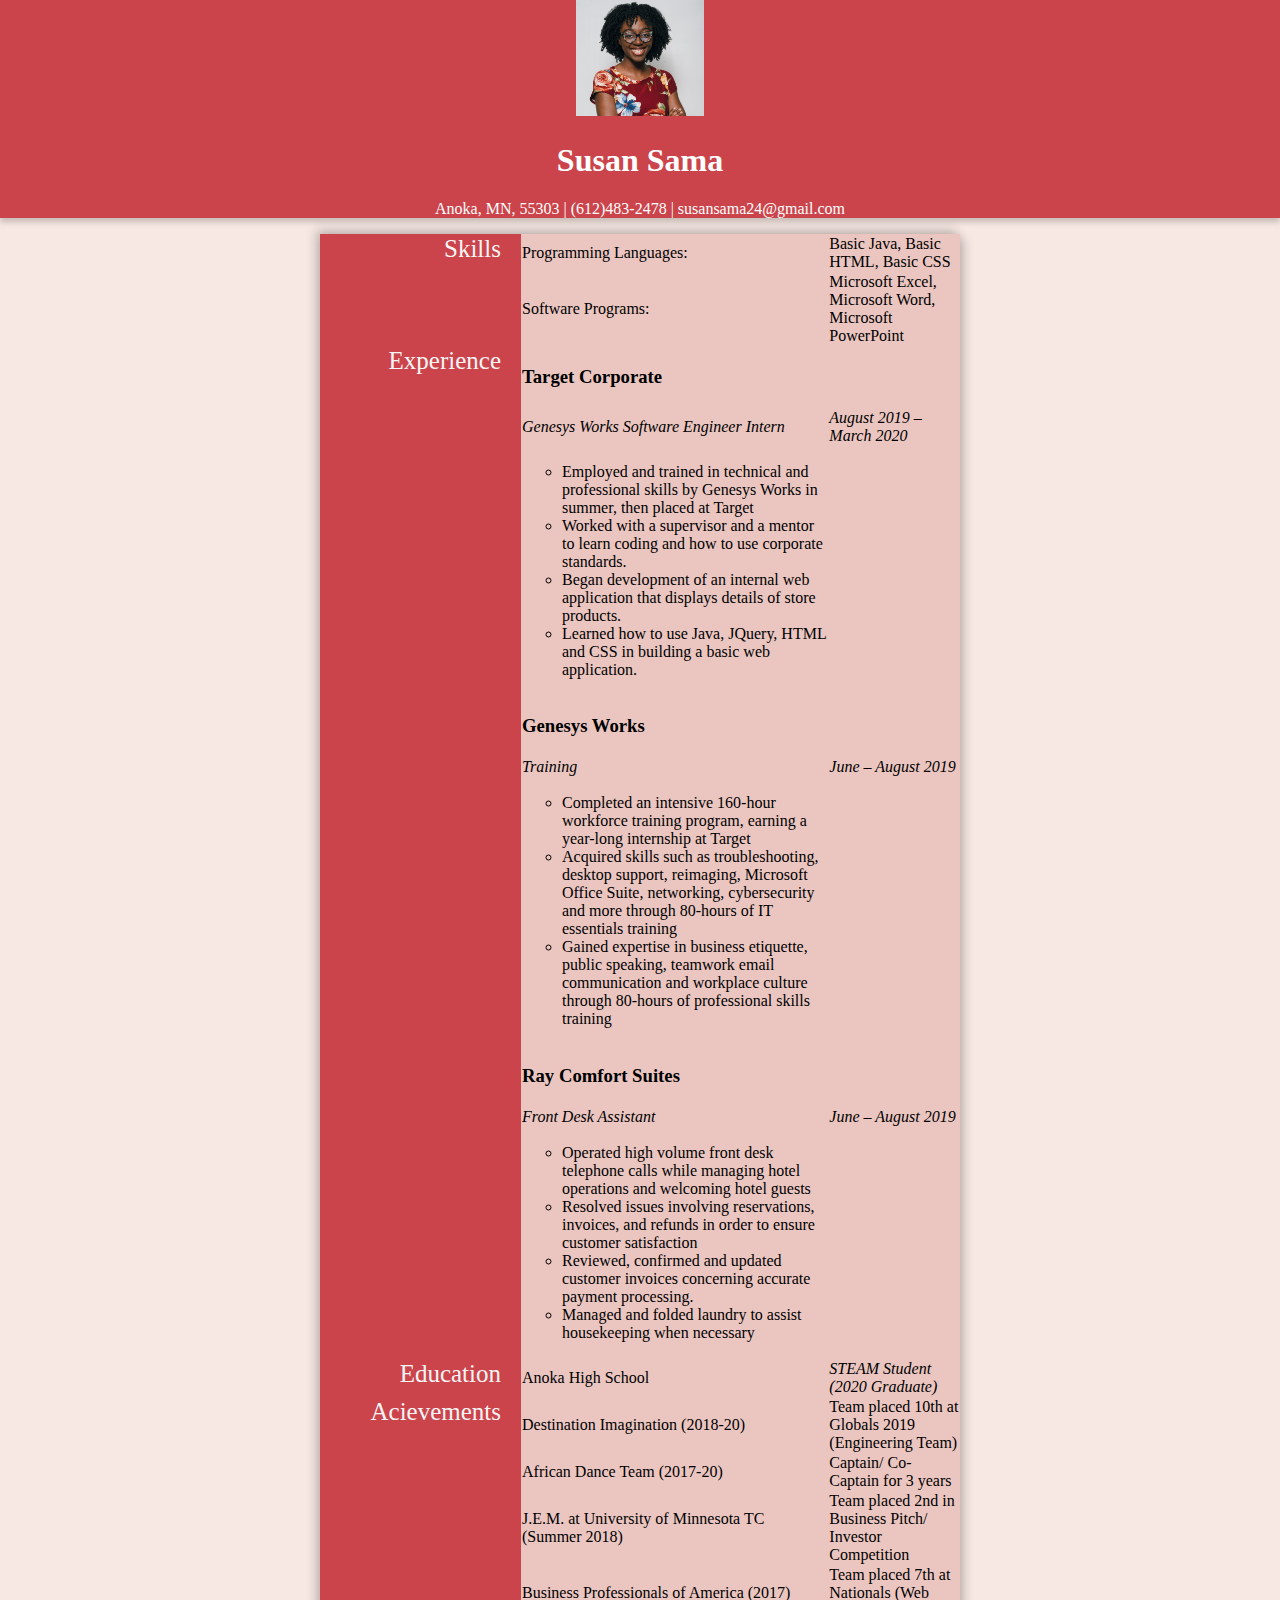
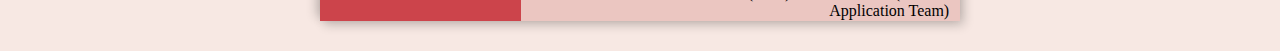
<file: index.html>
<!DOCTYPE html>
<html>
  <head>
    <title>Susan's HTML Page</title>
    <meta charset="utf-8"/>
    <link rel="stylesheet" href="style.css"/>
    </head>
    
    <body>
      <div id="header-box">
        <img src="Susan Headshot 3.jpg">
        <h1> Susan Sama </h1>
        <p>Anoka, MN, 55303 | (612)483-2478 | susansama24@gmail.com</p>
      </div>
      
      <div id="resume-table">
        <table>
          <tr>
            <td id="rt" rowspan="2"> Skills</td>
            <td>Programming Languages:</td>
            <td>Basic Java, Basic HTML, Basic CSS</td>
          </tr>
          <tr>
            <td>Software Programs:</td>
            <td>Microsoft Excel, Microsoft Word, Microsoft PowerPoint</td>
          </tr>
          
          
          <tr>
            <td id="rt" rowspan="9"> Experience</td>
            <td><h3>Target Corporate</h3></td>
          </tr>
          <tr>
            <td id="slant">Genesys Works Software Engineer Intern</td>
            <td id="slant">August 2019 – March 2020</td>
          </tr>
          <tr>
            <td>
              <ul>
              <li>Employed and trained in technical and professional skills by Genesys Works in summer, then placed at Target</li>
              <li>Worked with a supervisor and a mentor to learn coding and how to use corporate standards.</li>
              <li>Began development of an internal web application that displays details of store products.</li>
              <li>Learned how to use Java, JQuery, HTML and CSS in building a basic web application.</li>
              </ul>
            </td>
          </tr>
          
          <tr>
            
            <td><h3>Genesys Works</h3></td>
          </tr>
          <tr>
            <td id="slant">Training</td>
            <td id="slant">June – August 2019</td>
          </tr>
          <tr>
            <td>
              <ul>
              <li>Completed an intensive 160-hour workforce training program, earning a year-long internship at Target</li>
              <li>Acquired skills such as troubleshooting, desktop support, reimaging, Microsoft Office Suite, networking, cybersecurity and more through 80-hours of IT essentials training</li> 
              <li>Gained expertise in business etiquette, public speaking, teamwork email communication and workplace culture through 80-hours of professional skills training</li>
              </ul>
            </td>
          </tr>
          
          <tr>
            
            <td><h3>Ray Comfort Suites</h3></td>
          </tr>
          <tr>
            <td id="slant">Front Desk Assistant</td>
            <td id="slant">June – August 2019</td>
          </tr>
          <tr>
            <td>
              <ul>
              <li>Operated high volume front desk telephone calls while managing hotel operations and welcoming hotel guests</li>
              <li>Resolved issues involving reservations, invoices, and refunds in order to ensure customer satisfaction</li>
              <li>Reviewed, confirmed and updated customer invoices concerning accurate payment processing.</li>
              <li>Managed and folded laundry to assist housekeeping when necessary</li>
              </ul>
            </td>
          </tr>
          
          <tr>
            <td id="rt"> Education</td>
            <td>Anoka High School</td>
            <td id="slant">STEAM Student (2020 Graduate)</td>
          </tr>
          
          <tr>
            <td id="rt" rowspan="4"> Acievements </td>
            <td>Destination Imagination (2018-20)</td>
            <td>Team placed 10th at Globals 2019 (Engineering Team)</td>
          </tr>
          <tr>
          <td>African Dance Team (2017-20)</td>
          <td>Captain/ Co-Captain for 3 years</td>
          </tr>
          <tr>
          <td>J.E.M. at University of Minnesota TC (Summer 2018)</td>
          <td>Team placed 2nd in Business Pitch/ Investor Competition</td>
          </tr>
          <tr>
            <td>Business Professionals of America (2017)</td>
            <td>Team placed 7th at Nationals (Web Application Team)</td>
          </tr>
          
        </table>
      
      </div>
    </body>
</html>
</file>
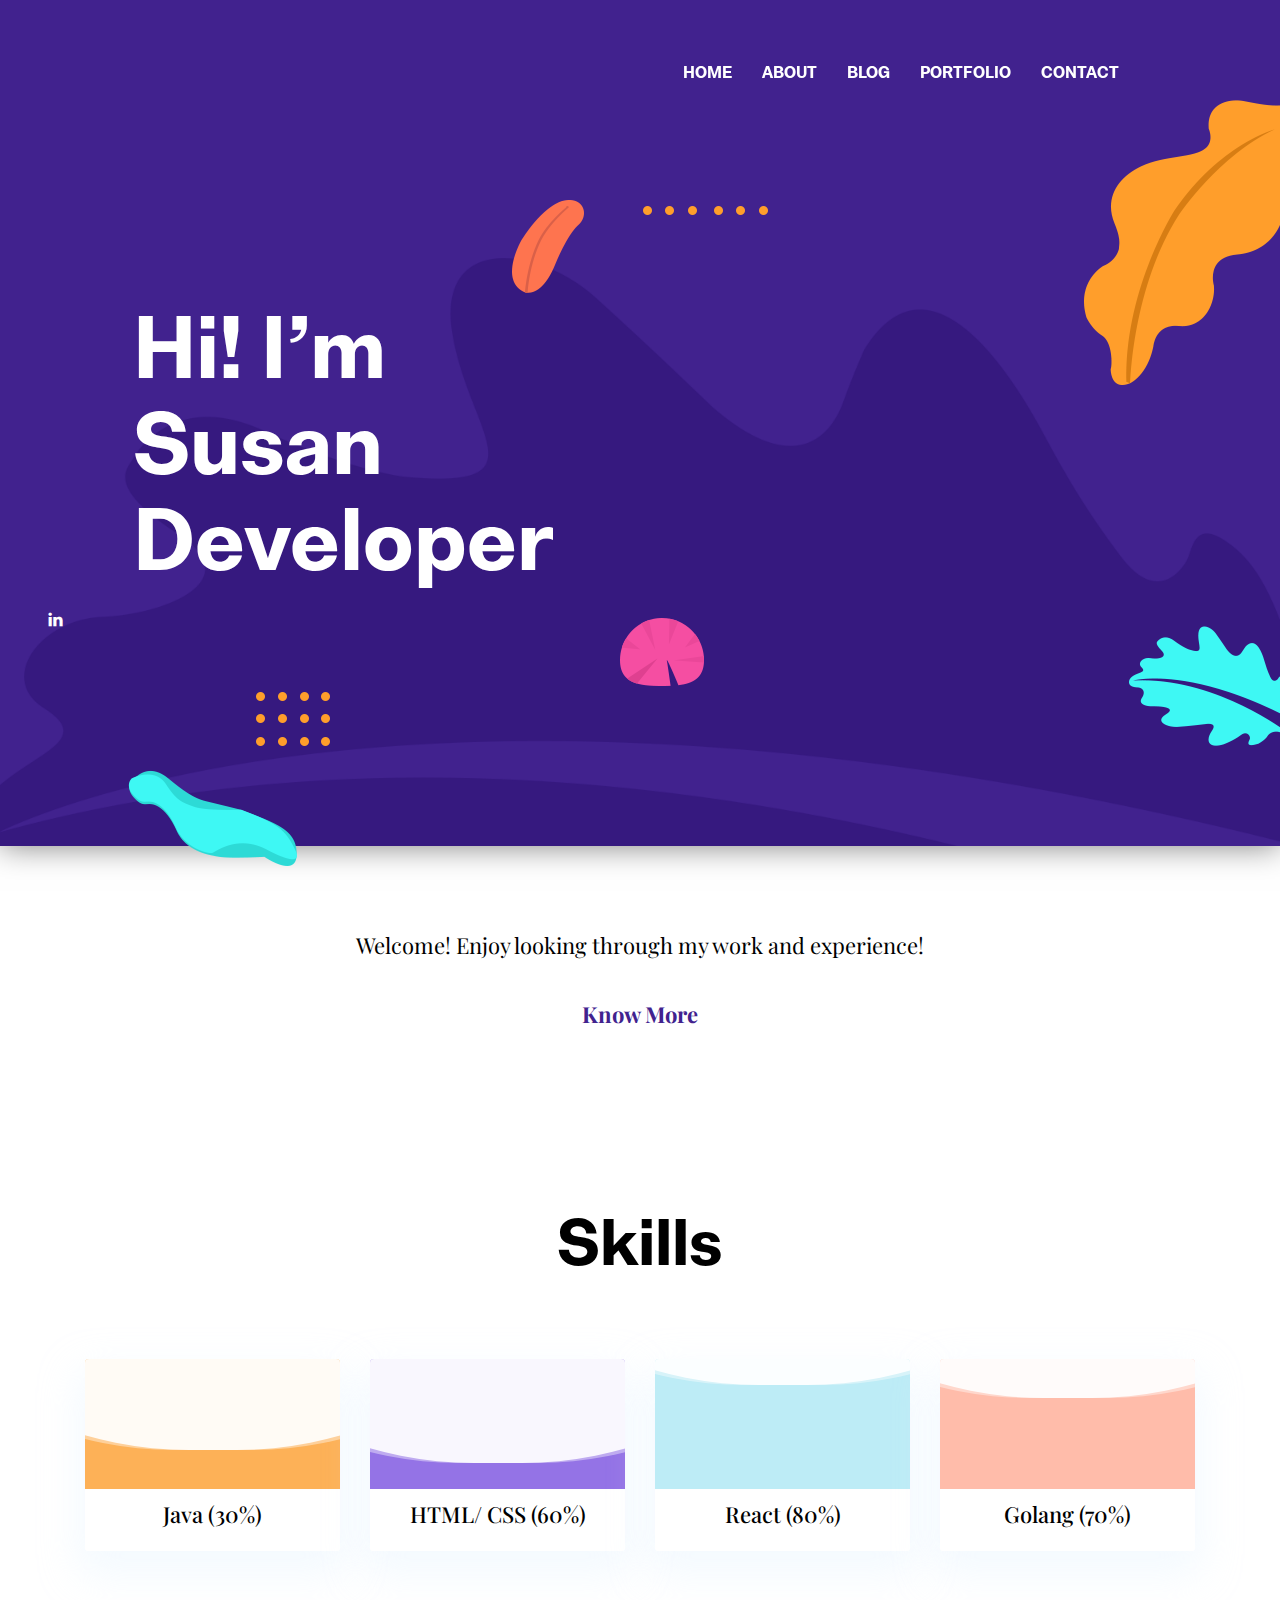
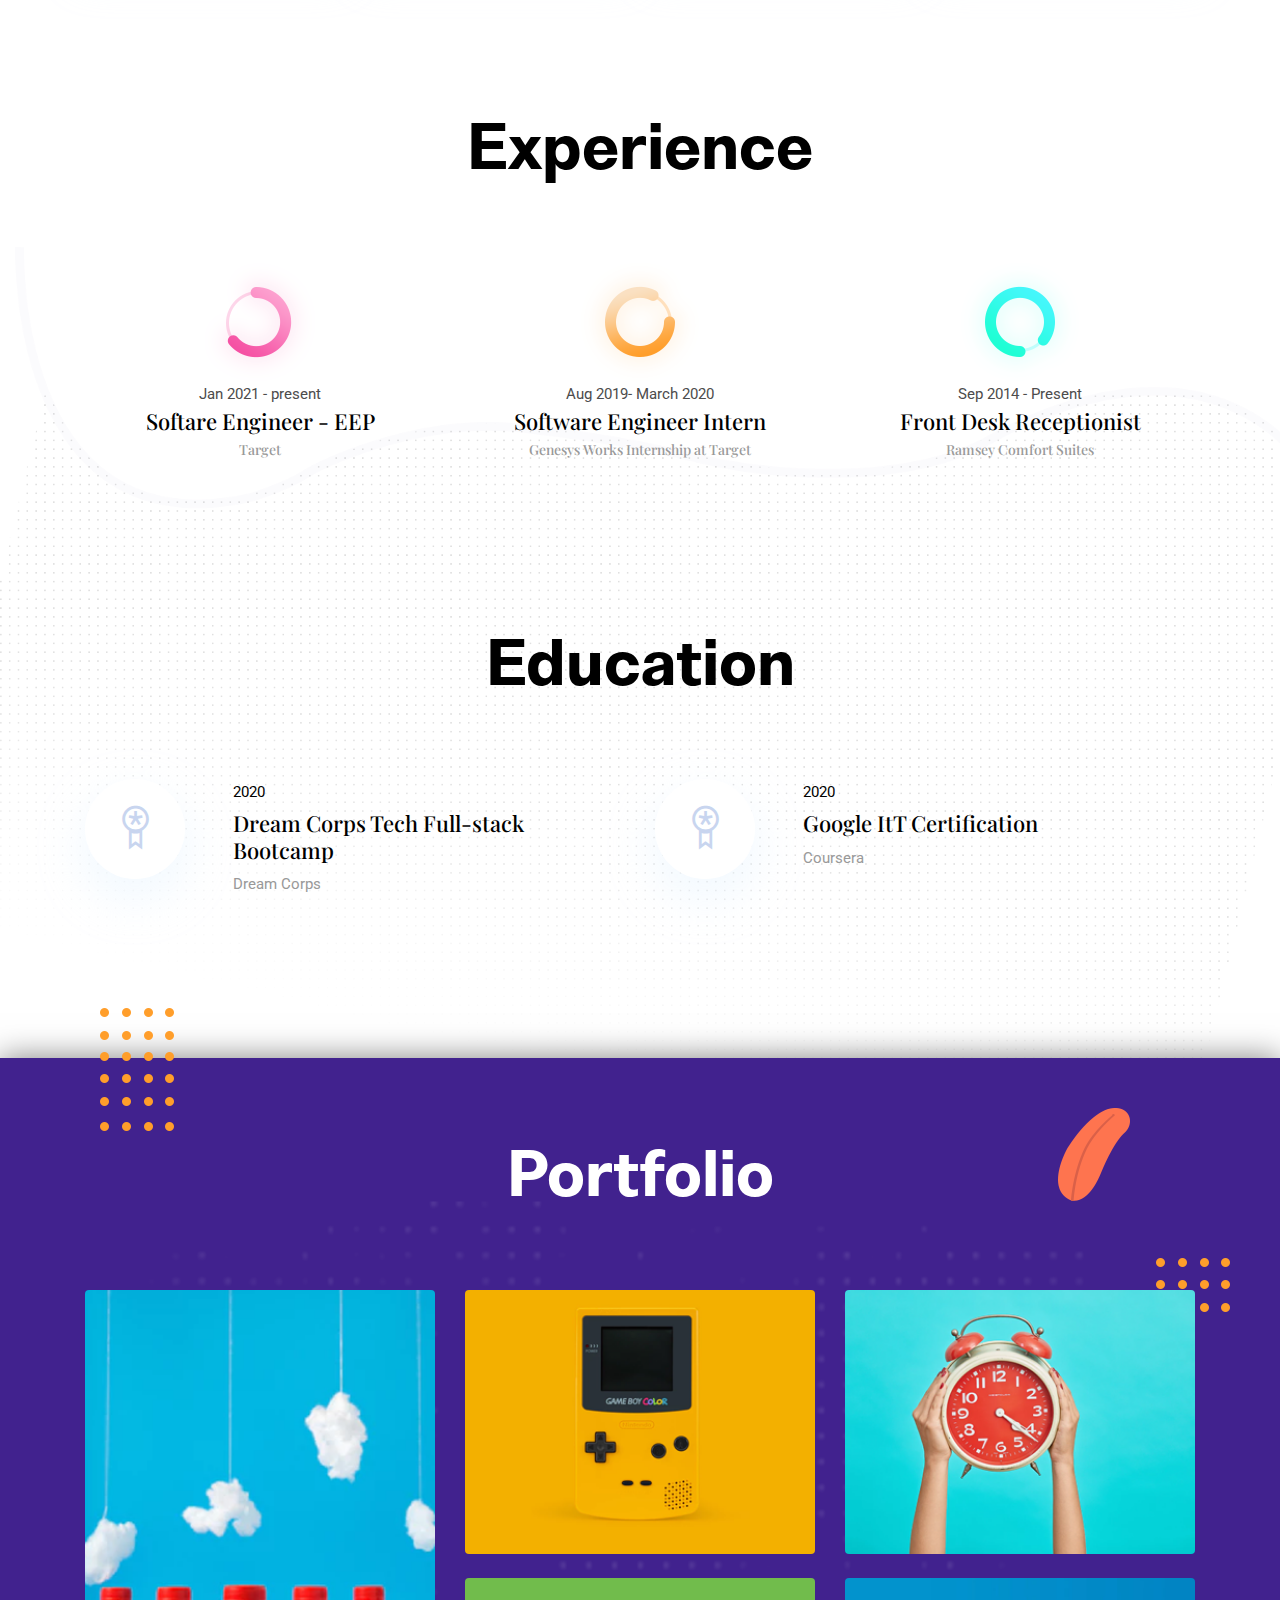
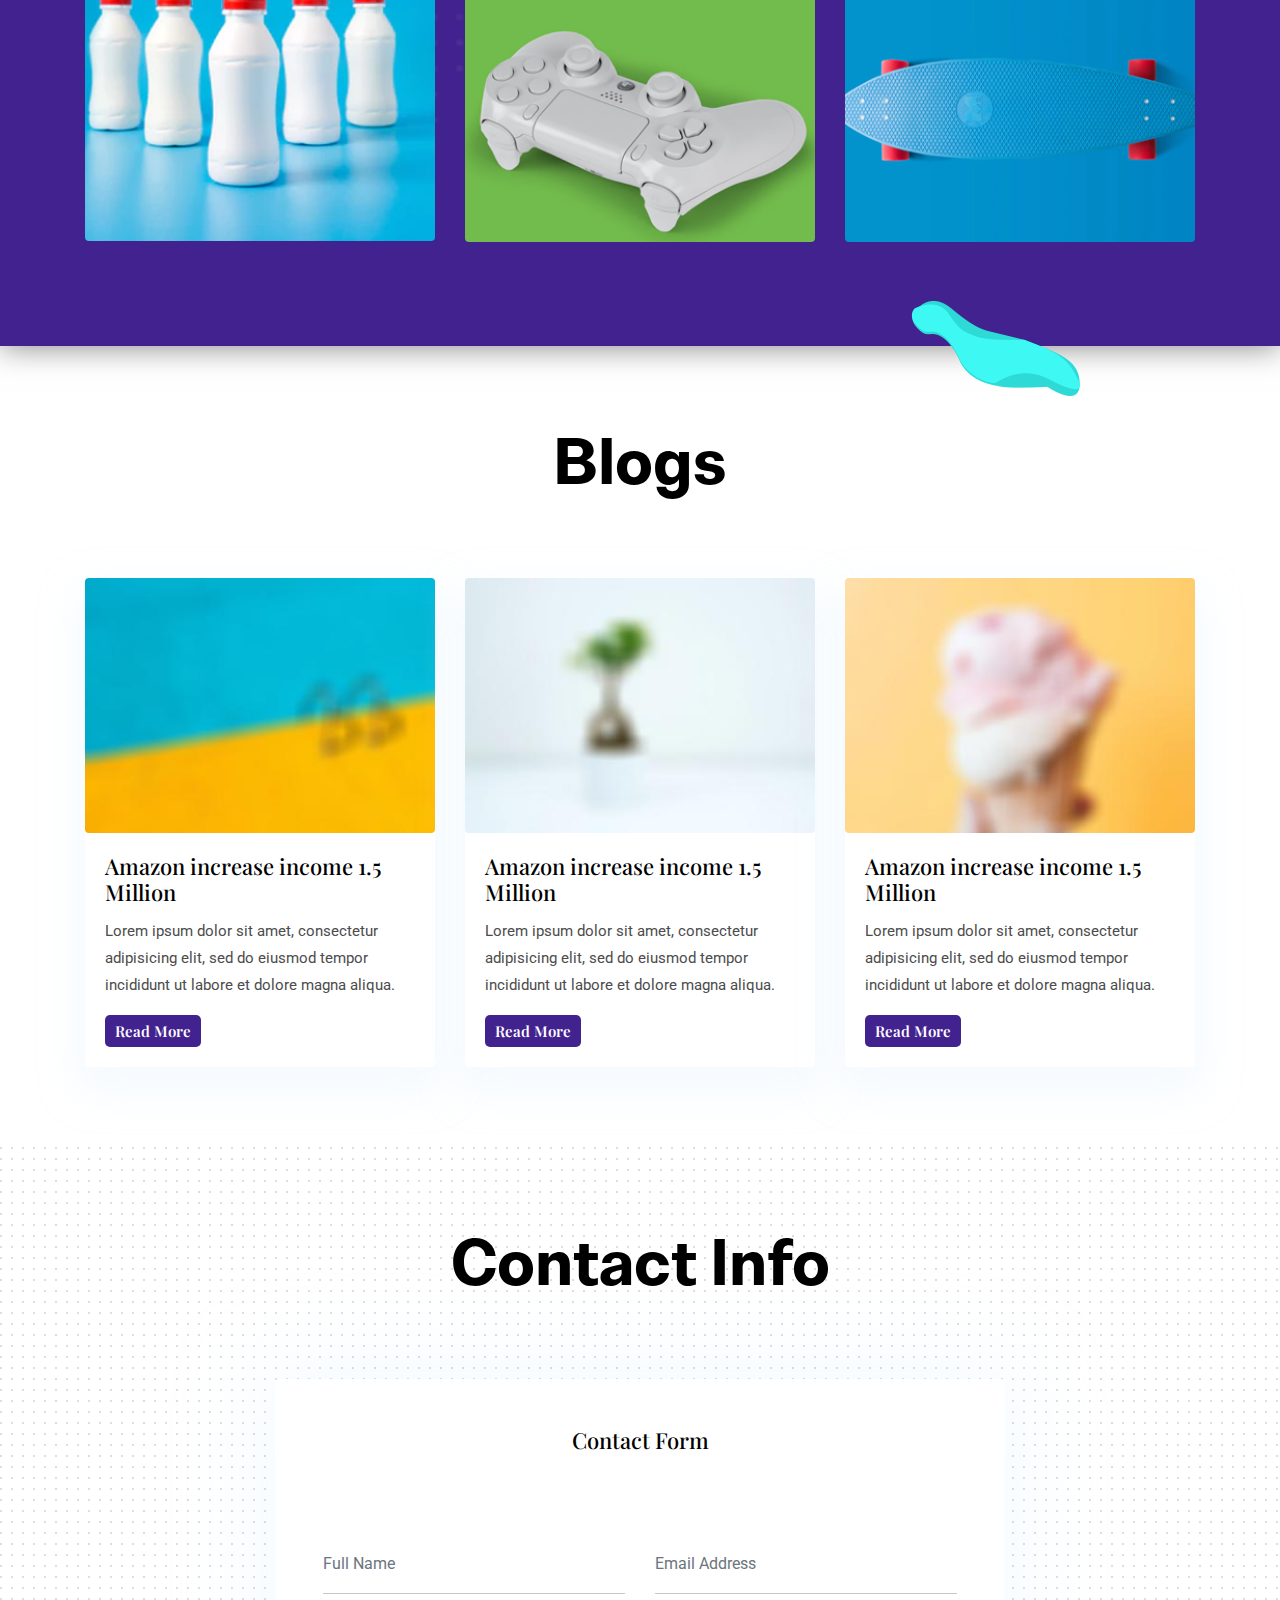
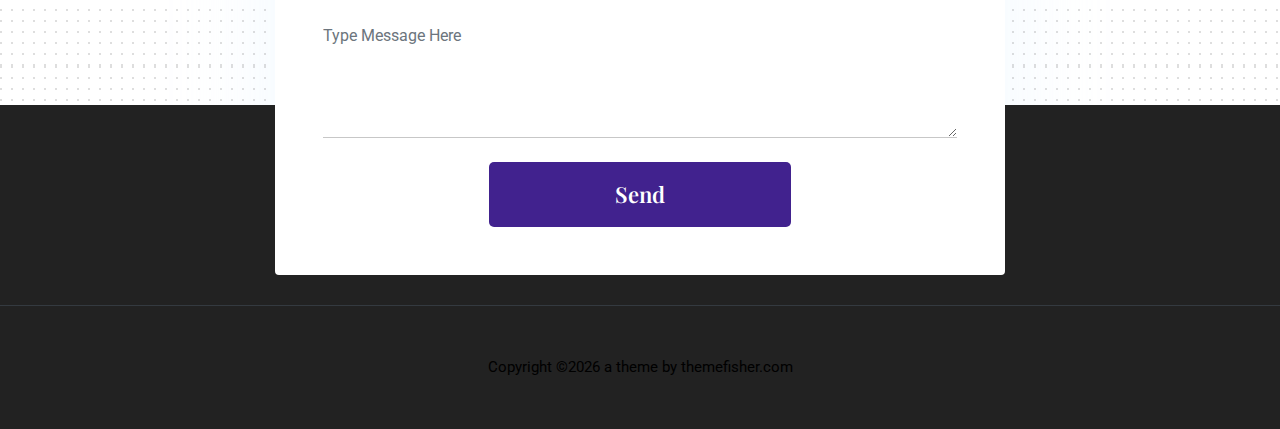
<file: Susan/index.html>
<!DOCTYPE html>
<html lang="zxx">

<head>
  <meta charset="utf-8">
  <title>Susan Love</title>

  <!-- mobile responsive meta -->
  <meta name="viewport" content="width=device-width, initial-scale=1">
  <meta name="viewport" content="width=device-width, initial-scale=1, maximum-scale=1">
  
  <!-- ** Plugins Needed for the Project ** -->
  <!-- Bootstrap -->
  <link rel="stylesheet" href="plugins/bootstrap/bootstrap.min.css">
  <!-- slick slider -->
  <link rel="stylesheet" href="plugins/slick/slick.css">
  <!-- themefy-icon -->
  <link rel="stylesheet" href="plugins/themify-icons/themify-icons.css">

  <!-- Main Stylesheet -->
  <link href="css/style.css" rel="stylesheet">
  
  <!--Favicon-->
  <link rel="shortcut icon" href="images/favicon.ico" type="image/x-icon">
  <link rel="icon" href="images/favicon.ico" type="image/x-icon">

</head>

<body>
  

<header class="navigation fixed-top">
  <nav class="navbar navbar-expand-lg navbar-dark">
    <a class="navbar-brand font-tertiary h3" ></a> <!-- href="index.html"><img src="images/logo.png" alt="Myself" -->
    <button class="navbar-toggler" type="button" data-toggle="collapse" data-target="#navigation"
      aria-controls="navigation" aria-expanded="false" aria-label="Toggle navigation">
      <span class="navbar-toggler-icon"></span>
    </button>

    <div class="collapse navbar-collapse text-center" id="navigation">
      <ul class="navbar-nav ml-auto">
        <li class="nav-item active">
          <a class="nav-link" href="index.html">Home</a>
        </li>
        <li class="nav-item">
          <a class="nav-link" href="about.html">about</a>
        </li>
        <li class="nav-item">
          <a class="nav-link" href="blog.html">Blog</a>
        </li>
        <li class="nav-item">
          <a class="nav-link" href="portfolio.html">Portfolio</a>
        </li>
        <li class="nav-item">
          <a class="nav-link" href="contact.html">Contact</a>
        </li>
      </ul>
    </div>
  </nav>
</header>

<!-- hero area -->
<section class="hero-area bg-primary" id="parallax" style="box-shadow: 0 0 30px hsla(0deg, 0%, 0%, 0.5);">
  <div class="container">
    <div class="row">
      <div class="col-lg-11 mx-auto">
        <h1 class="text-white font-tertiary">Hi! I’m <br> Susan <br> Developer</h1>
      </div>
    </div>
  </div>
  <div class="layer-bg w-100">
    <img class="img-fluid w-100" src="images/illustrations/leaf-bg.png" alt="bg-shape">
  </div>
  <div class="layer" id="l2">
    <img src="images/illustrations/dots-cyan.png" alt="bg-shape">
  </div>
  <div class="layer" id="l3">
    <img src="images/illustrations/leaf-orange.png" alt="bg-shape">
  </div>
  <div class="layer" id="l4">
    <img src="images/illustrations/dots-orange.png" alt="bg-shape">
  </div>
  <div class="layer" id="l5">
    <img src="images/illustrations/leaf-yellow.png" alt="bg-shape">
  </div>
  <div class="layer" id="l6">
    <img src="images/illustrations/leaf-cyan.png" alt="bg-shape">
  </div>
  <div class="layer" id="l7">
    <img src="images/illustrations/dots-group-orange.png" alt="bg-shape">
  </div>
  <div class="layer" id="l8">
    <img src="images/illustrations/leaf-pink-round.png" alt="bg-shape">
  </div>
  <div class="layer" id="l9">
    <img src="images/illustrations/leaf-cyan-2.png" alt="bg-shape">
  </div>
  <!-- social icon -->
  <ul class="list-unstyled ml-5 mt-3 position-relative zindex-1">
    <li class="mb-3"><a class="text-white" href="#"><i class="ti-linkedin"></i></a></li>
   <!-- <li class="mb-3"><a class="text-white" href="#"><i class="ti-facebook"></i></a></li>
    <li class="mb-3"><a class="text-white" href="#"><i class="ti-instagram"></i></a></li>
    <li class="mb-3"><a class="text-white" href="#"><i class="ti-dribbble"></i></a></li>
    <li class="mb-3"><a class="text-white" href="#"><i class="ti-twitter"></i></a></li> -->
  </ul>
  <!-- /social icon -->
</section>
<!-- /hero area -->

<!-- about -->
<section class="section">
  <div class="container">
    <div class="row">
      <div class="col-lg-10 mx-auto text-center">
        <p class="font-secondary paragraph-lg text-dark"> Welcome! Enjoy looking through my work and experience! </p>
        <a href="about.html" class="btn btn-transparent">know more</a>
      </div>
    </div>
  </div>
</section>
<!-- /about -->

<!-- skills -->
<section class="section">
  <div class="container">
    <div class="row">
      <div class="col-lg-12 text-center">
        <h2 class="section-title">Skills</h2>
      </div>
      <div class="col-lg-3 col-sm-6 mb-4 mb-lg-0">
        <div class="card shadow text-center">
          <div class="position-relative rounded-top progress-wrapper" data-color="#fdb157">
            <div class="wave" data-progress="30%"></div>
          </div>
          <div class="card-footer bg-white">
            <h4 class="card-title">Java (30%)</h4>
          </div>
        </div>
      </div>
      <div class="col-lg-3 col-sm-6 mb-4 mb-lg-0">
        <div class="card shadow text-center">
          <div class="position-relative rounded-top progress-wrapper" data-color="#9473e6">
            <div class="wave" data-progress="20%"></div>
          </div>
          <div class="card-footer bg-white">
            <h4 class="card-title">HTML/ CSS (60%)</h4>
          </div>
        </div>
      </div>
      <div class="col-lg-3 col-sm-6 mb-4 mb-lg-0">
        <div class="card shadow text-center">
          <div class="position-relative rounded-top progress-wrapper" data-color="#bdecf6">
            <div class="wave" data-progress="80%"></div>
          </div>
          <div class="card-footer bg-white">
            <h4 class="card-title">React (80%)</h4>
          </div>
        </div>
      </div>
      <div class="col-lg-3 col-sm-6 mb-4 mb-lg-0">
        <div class="card shadow text-center">
          <div class="position-relative rounded-top progress-wrapper" data-color="#ffbcaa">
            <div class="wave" data-progress="70%"></div>
          </div>
          <div class="card-footer bg-white">
            <h4 class="card-title">Golang (70%)</h4>
          </div>
        </div>
      </div>
    </div>
  </div>
</section>
<!-- /skills -->

<!-- experience -->
<section class="section">
  <div class="container">
    <div class="row justify-content-around">
      <div class="col-lg-12 text-center">
        <h2 class="section-title">Experience</h2>
      </div>
      <div class="col-lg-3 col-md-4 text-center">
        <img src="images/experience/icon-1.png" alt="icon">
        <p class="mb-0">Jan 2021 - present</p>
        <h4>Softare Engineer - EEP</h4>
        <h6 class="text-light">Target</h6>
      </div>
      <div class="col-lg-3 col-md-4 text-center">
        <img src="images/experience/icon-2.png" alt="icon">
        <p class="mb-0">Aug 2019- March 2020</p>
        <h4>Software Engineer Intern</h4>
        <h6 class="text-light">Genesys Works Internship at Target</h6>
      </div>
      <div class="col-lg-3 col-md-4 text-center">
        <img src="images/experience/icon-3.png" alt="icon">
        <p class="mb-0">Sep 2014 - Present</p>
        <h4>Front Desk Receptionist</h4>
        <h6 class="text-light">Ramsey Comfort Suites</h6>
      </div>
    </div>
  </div>
</section>
<!-- ./experience -->

<!-- education -->
<section class="section position-relative">
  <div class="container">
    <div class="row">
      <div class="col-lg-12 text-center">
        <h2 class="section-title">Education</h2>
      </div>
      <div class="col-lg-6 col-md-6 mb-80">
        <div class="d-flex">
          <div class="mr-lg-5 mr-3">
            <i class="ti-medall icon icon-light icon-bg bg-white shadow rounded-circle d-block"></i>
          </div>
          <div>
            <p class="text-dark mb-1">2020</p>
            <h4>Dream Corps Tech Full-stack Bootcamp</h4>
            <p class="mb-0 text-light">Dream Corps</p>
          </div>
        </div>
      </div>
      <div class="col-lg-6 col-md-6 mb-80">
        <div class="d-flex">
          <div class="mr-lg-5 mr-3">
            <i class="ti-medall icon icon-light icon-bg bg-white shadow rounded-circle d-block"></i>
          </div>
          <div>
            <p class="text-dark mb-1">2020</p>
            <h4>Google ItT Certification</h4>
            <p class="mb-0 text-light">Coursera</p>
          </div>
        </div>
      </div>
      <!-- <div class="col-lg-6 col-md-6 mb-80">
        <div class="d-flex">
          <div class="mr-lg-5 mr-3">
            <i class="ti-medall icon icon-light icon-bg bg-white shadow rounded-circle d-block"></i>
          </div>
          <div>
            <p class="text-dark mb-1">2020</p>
            <h4>Higher Secondary Certificat</h4>
            <p class="mb-0 text-light">Cardiff School</p>
          </div>
        </div>
      </div>
      <div class="col-lg-6 col-md-6 mb-80">
        <div class="d-flex">
          <div class="mr-lg-5 mr-3">
            <i class="ti-medall icon icon-light icon-bg bg-white shadow rounded-circle d-block"></i>
          </div>
          <div>
            <p class="text-dark mb-1">1998</p>
            <h4>Secondary School Certificate</h4>
            <p class="mb-0 text-light">Cardiff School</p>
          </div>
        </div>
      </div> -->
    </div>
  </div>
  <!-- bg image -->
  <img class="img-fluid edu-bg-image w-100" src="images/backgrounds/education-bg.png" alt="bg-image">
</section>
<!-- /education -->

<!-- services --
<section class="section">
  <div class="container">
    <div class="row">
      <div class="col-12 text-center">
        <h2 class="section-title">Services</h2>
      </div>
      <div class="col-md-4 mb-4 mb-md-0">
        <div class="card hover-shadow shadow">
          <div class="card-body text-center px-4 py-5">
            <i class="ti-palette icon mb-5 d-inline-block"></i>
            <h4 class="mb-4">UI Design</h4>
            <p>Lorem ipsum dolor sit amet, consectetur adipisicing elit, sed do eiusmod tempor incididunt ut labore et
              dolore magna aliqua.</p>
          </div>
        </div>
      </div>
      <div class="col-md-4 mb-4 mb-md-0">
        <div class="card active-bg-primary hover-shadow shadow">
          <div class="card-body text-center px-4 py-5">
            <i class="ti-vector icon mb-5 d-inline-block"></i>
            <h4 class="mb-4">UX Design</h4>
            <p>Lorem ipsum dolor sit amet, consectetur adipisicing elit, sed do eiusmod tempor incididunt ut labore et
              dolore magna aliqua.</p>
          </div>
        </div>
      </div>
      <div class="col-md-4 mb-4 mb-md-0">
        <div class="card hover-shadow shadow">
          <div class="card-body text-center px-4 py-5">
            <i class="ti-panel icon mb-5 d-inline-block"></i>
            <h4 class="mb-4">Interaction Design</h4>
            <p>Lorem ipsum dolor sit amet, consectetur adipisicing elit, sed do eiusmod tempor incididunt ut labore et
              dolore magna aliqua.</p>
          </div>
        </div>
      </div>
    </div>
  </div>
</section>
 !-- /services -->

<!-- portfolio -->
<section class="section bg-primary position-relative testimonial-bg-shapes" style="box-shadow: 0 0 30px hsla(0deg, 0%, 0%, 0.5);">
  <div class="container" >
    <div class="row">
      <div class="col-12 text-center">
        <h2 class="section-title" style="color: white">Portfolio</h2>
      </div>
    </div>
    <div class="row shuffle-wrapper">
      <div class="col-lg-4 col-6 mb-4 shuffle-item">
        <div class="position-relative rounded hover-wrapper">
          <img src="images/portfolio/item-1.png" alt="portfolio-image" class="img-fluid rounded w-100">
          <div class="hover-overlay">
            <div class="hover-content">
              <a class="btn btn-light btn-sm" href="project-single.html">view project</a>
            </div>
          </div>
        </div>
      </div>
      <div class="col-lg-4 col-6 mb-4 shuffle-item">
        <div class="position-relative rounded hover-wrapper">
          <img src="images/portfolio/item-2.png" alt="portfolio-image" class="img-fluid rounded w-100">
          <div class="hover-overlay">
            <div class="hover-content">
              <a class="btn btn-light btn-sm" href="project-single.html">view project</a>
            </div>
          </div>
        </div>
      </div>
      <div class="col-lg-4 col-6 mb-4 shuffle-item">
        <div class="position-relative rounded hover-wrapper">
          <img src="images/portfolio/item-3.png" alt="portfolio-image" class="img-fluid rounded w-100">
          <div class="hover-overlay">
            <div class="hover-content">
              <a class="btn btn-light btn-sm" href="project-single.html">view project</a>
            </div>
          </div>
        </div>
      </div>
      <div class="col-lg-4 col-6 mb-4 shuffle-item">
        <div class="position-relative rounded hover-wrapper">
          <img src="images/portfolio/item-4.png" alt="portfolio-image" class="img-fluid rounded w-100">
          <div class="hover-overlay">
            <div class="hover-content">
              <a class="btn btn-light btn-sm" href="project-single.html">view project</a>
            </div>
          </div>
        </div>
      </div>
      <div class="col-lg-4 col-6 mb-4 shuffle-item">
        <div class="position-relative rounded hover-wrapper">
          <img src="images/portfolio/item-5.png" alt="portfolio-image" class="img-fluid rounded w-100">
          <div class="hover-overlay">
            <div class="hover-content">
              <a class="btn btn-light btn-sm" href="project-single.html">view project</a>
            </div>
          </div>
        </div>
      </div>
    </div>
  </div>
  <img src="images/backgrounds/map.png" alt="map" class="img-fluid bg-map">
  <img src="images/illustrations/dots-group-v.png" alt="bg-shape" class="img-fluid bg-shape-1">
  <img src="images/illustrations/leaf-orange.png" alt="bg-shape" class="img-fluid bg-shape-2">
  <img src="images/illustrations/dots-group-sm.png" alt="bg-shape" class="img-fluid bg-shape-3">
  <img src="images/illustrations/leaf-pink-round.png" alt="bg-shape" class="img-fluid bg-shape-4">
  <img src="images/illustrations/leaf-cyan.png" alt="bg-shape" class="img-fluid bg-shape-5">
</section>
<!-- /portfolio -->

<!-- testimonial --
<section class="section bg-primary position-relative testimonial-bg-shapes">
  <div class="container">
    <div class="row">
      <div class="col-12 text-center">
        <h2 class="section-title text-white mb-5">Testimonials</h2>
      </div>
      <div class="col-lg-10 mx-auto testimonial-slider">
        !-- slider-item --
        <div class="text-center testimonial-content">
          <i class="ti-quote-right text-white icon mb-4 d-inline-block"></i>
          <p class="text-white mb-4">Lorem ipsum dolor sit amet, consectetur adipisicing elit, sed do eiusmod tempor
            incididunt ut labore et dolore magna aliqua. Ut enim ad minim veniam, <strong>quis nostrud exercitation
              ullamco laboris nisi ut aliquip ex ea commodo consequat.</strong> Duis aute irure dolor in reprehenderit
            in voluptate velit esse cillum dolore eu fugiat nulla pariatur.</p>
          <img class="img-fluid rounded-circle mb-4 d-inline-block" src="images/testimonial/client-1.png"
            alt="client-image">
          <h4 class="text-white">Jesica Gomez</h4>
          <h6 class="text-light mb-4">CEO, Funder</h6>
        </div>
        !-- slider-item --
        <div class="text-center testimonial-content">
          <i class="ti-quote-right text-white icon mb-4 d-inline-block"></i>
          <p class="text-white mb-4">Lorem ipsum dolor sit amet, consectetur adipisicing elit, sed do eiusmod tempor
            incididunt ut labore et dolore magna aliqua. Ut enim ad minim veniam, <strong>quis nostrud exercitation
              ullamco
              laboris nisi ut aliquip ex ea commodo consequat.</strong> Duis aute irure dolor in reprehenderit in
            voluptate velit
            esse cillum dolore eu fugiat nulla pariatur.</p>
          <img class="img-fluid rounded-circle mb-4 d-inline-block" src="images/testimonial/client-1.png"
            alt="client-image">
          <h4 class="text-white">Jesica Gomez</h4>
          <h6 class="text-light mb-4">CEO, Funder</h6>
        </div>
        !-- slider-item --
        <div class="text-center testimonial-content">
          <i class="ti-quote-right text-white icon mb-4 d-inline-block"></i>
          <p class="text-white mb-4">Lorem ipsum dolor sit amet, consectetur adipisicing elit, sed do eiusmod tempor
            incididunt ut labore et dolore magna aliqua. Ut enim ad minim veniam, <strong>quis nostrud exercitation
              ullamco
              laboris nisi ut aliquip ex ea commodo consequat.</strong> Duis aute irure dolor in reprehenderit in
            voluptate velit
            esse cillum dolore eu fugiat nulla pariatur.</p>
          <img class="img-fluid rounded-circle mb-4 d-inline-block" src="images/testimonial/client-1.png"
            alt="client-image">
          <h4 class="text-white">Jesica Gomez</h4>
          <h6 class="text-light mb-4">CEO, Funder</h6>
        </div>
      </div>
    </div>
  </div>
  !-- bg shapes --
  <img src="images/backgrounds/map.png" alt="map" class="img-fluid bg-map">
  <img src="images/illustrations/dots-group-v.png" alt="bg-shape" class="img-fluid bg-shape-1">
  <img src="images/illustrations/leaf-orange.png" alt="bg-shape" class="img-fluid bg-shape-2">
  <img src="images/illustrations/dots-group-sm.png" alt="bg-shape" class="img-fluid bg-shape-3">
  <img src="images/illustrations/leaf-pink-round.png" alt="bg-shape" class="img-fluid bg-shape-4">
  <img src="images/illustrations/leaf-cyan.png" alt="bg-shape" class="img-fluid bg-shape-5">
</section>
!-- /testimonial -->

<!-- client logo slider --
<section class="section pb-0">
  <div class="container">
    <div class="client-logo-slider d-flex align-items-center">
      <a href="#" class="text-center d-block outline-0 p-4"><img class="d-unset img-fluid"
          src="images/clients-logo/client-logo-1.png" alt="client-logo"></a>
      <a href="#" class="text-center d-block outline-0 p-4"><img class="d-unset img-fluid"
          src="images/clients-logo/client-logo-2.png" alt="client-logo"></a>
      <a href="#" class="text-center d-block outline-0 p-4"><img class="d-unset img-fluid"
          src="images/clients-logo/client-logo-3.png" alt="client-logo"></a>
      <a href="#" class="text-center d-block outline-0 p-4"><img class="d-unset img-fluid"
          src="images/clients-logo/client-logo-4.png" alt="client-logo"></a>
      <a href="#" class="text-center d-block outline-0 p-4"><img class="d-unset img-fluid"
          src="images/clients-logo/client-logo-5.png" alt="client-logo"></a>
      <a href="#" class="text-center d-block outline-0 p-4"><img class="d-unset img-fluid"
          src="images/clients-logo/client-logo-1.png" alt="client-logo"></a>
      <a href="#" class="text-center d-block outline-0 p-4"><img class="d-unset img-fluid"
          src="images/clients-logo/client-logo-2.png" alt="client-logo"></a>
      <a href="#" class="text-center d-block outline-0 p-4"><img class="d-unset img-fluid"
          src="images/clients-logo/client-logo-3.png" alt="client-logo"></a>
      <a href="#" class="text-center d-block outline-0 p-4"><img class="d-unset img-fluid"
          src="images/clients-logo/client-logo-4.png" alt="client-logo"></a>
      <a href="#" class="text-center d-block outline-0 p-4"><img class="d-unset img-fluid"
          src="images/clients-logo/client-logo-5.png" alt="client-logo"></a>
    </div>
  </div>
</section>
!-- /client logo slider -->

<!-- blog -->
<section class="section" >
  <div class="container">
    <div class="row">
      <div class="col-12 text-center">
        <h2 class="section-title">Blogs</h2>
      </div>
      <div class="col-lg-4 col-sm-6 mb-4 mb-lg-0">
        <article class="card shadow">
          <img class="rounded card-img-top" src="images/blog/post-3.jpg" alt="post-thumb">
          <div class="card-body">
            <h4 class="card-title"><a class="text-dark" href="blog-single.html">Amazon increase income 1.5 Million</a>
            </h4>
            <p class="cars-text">Lorem ipsum dolor sit amet, consectetur adipisicing elit, sed do eiusmod tempor
              incididunt ut labore et
              dolore magna aliqua.</p>
            <a href="blog-single.html" class="btn btn-xs btn-primary">Read More</a>
          </div>
        </article>
      </div>
      <div class="col-lg-4 col-sm-6 mb-4 mb-lg-0">
        <article class="card shadow">
          <img class="rounded card-img-top" src="images/blog/post-4.jpg" alt="post-thumb">
          <div class="card-body">
            <h4 class="card-title"><a class="text-dark" href="blog-single.html">Amazon increase income 1.5 Million</a>
            </h4>
            <p class="cars-text">Lorem ipsum dolor sit amet, consectetur adipisicing elit, sed do eiusmod tempor
              incididunt ut labore et
              dolore magna aliqua.</p>
            <a href="blog-single.html" class="btn btn-xs btn-primary">Read More</a>
          </div>
        </article>
      </div>
      <div class="col-lg-4 col-sm-6 mb-4 mb-lg-0">
        <article class="card shadow">
          <img class="rounded card-img-top" src="images/blog/post-2.jpg" alt="post-thumb">
          <div class="card-body">
            <h4 class="card-title"><a class="text-dark" href="blog-single.html">Amazon increase income 1.5 Million</a>
            </h4>
            <p class="cars-text">Lorem ipsum dolor sit amet, consectetur adipisicing elit, sed do eiusmod tempor
              incididunt ut labore et
              dolore magna aliqua.</p>
            <a href="blog-single.html" class="btn btn-xs btn-primary">Read More</a>
          </div>
        </article>
      </div>
    </div>
  </div>
</section>
<!-- /blog -->

<!-- data-background-images='url("images/backgrounds/bg-dots.png") center center no-repeat, linear-gradient(#ff8a00, #e52e71)' -->
<!-- contact -->
 <section class="section section-on-footer" data-background="images/backgrounds/bg-dots.png"> 
  <div class="container" >
    <div class="row">
      <div class="col-12 text-center">
        <h2 class="section-title">Contact Info</h2>
      </div>
      <div class="col-lg-8 mx-auto">
        <div class="bg-white rounded text-center p-5 shadow-down">
          <h4 class="mb-80">Contact Form</h4>
          <form action="#" class="row">
            <div class="col-md-6">
              <input type="text" id="name" name="name" placeholder="Full Name" class="form-control px-0 mb-4">
            </div>
            <div class="col-md-6">
              <input type="email" id="email" name="email" placeholder="Email Address" class="form-control px-0 mb-4">
            </div>
            <div class="col-12">
              <textarea name="message" id="message" class="form-control px-0 mb-4"
                placeholder="Type Message Here"></textarea>
            </div>
            <div class="col-lg-6 col-10 mx-auto">
              <button class="btn btn-primary w-100">send</button>
            </div>
          </form>
        </div>
      </div>
    </div>
  </div>
</section>
<!-- /contact -->

<!-- footer -->
<footer class="bg-dark footer-section">
  <!-- [Footer info - Email, Phone, & Address]
  <div class="section">
    <div class="container">
      <div class="row">
        <div class="col-md-4">
          <h5 class="text-light">Email</h5>
          <p class="text-white paragraph-lg font-secondary">steve.fruits@email.com</p>
        </div>
        <div class="col-md-4">
          <h5 class="text-light">Phone</h5>
          <p class="text-white paragraph-lg font-secondary">+880 2544 658 256</p>
        </div>
        <div class="col-md-4">
          <h5 class="text-light">Address</h5>
          <p class="text-white paragraph-lg font-secondary">125/A, CA Commercial Area, California, USA</p>
        </div>
      </div>
    </div>
  </div> -->
  <div class="border-top text-center border-dark py-5">
    <p class="mb-0 text-dark">Copyright ©<script>
        var CurrentYear = new Date().getFullYear()
        document.write(CurrentYear)
      </script> a theme by <a class="text-dark" href="https://themefisher.com" >themefisher.com</a></p>
  </div>
</footer>
<!-- /footer -->

<!-- jQuery -->
<script src="plugins/jQuery/jquery.min.js"></script>
<!-- Bootstrap JS -->
<script src="plugins/bootstrap/bootstrap.min.js"></script>
<!-- slick slider -->
<script src="plugins/slick/slick.min.js"></script>
<!-- filter -->
<script src="plugins/shuffle/shuffle.min.js"></script>

<!-- Main Script -->
<script src="js/script.js"></script>

</body>
</html>
</file>
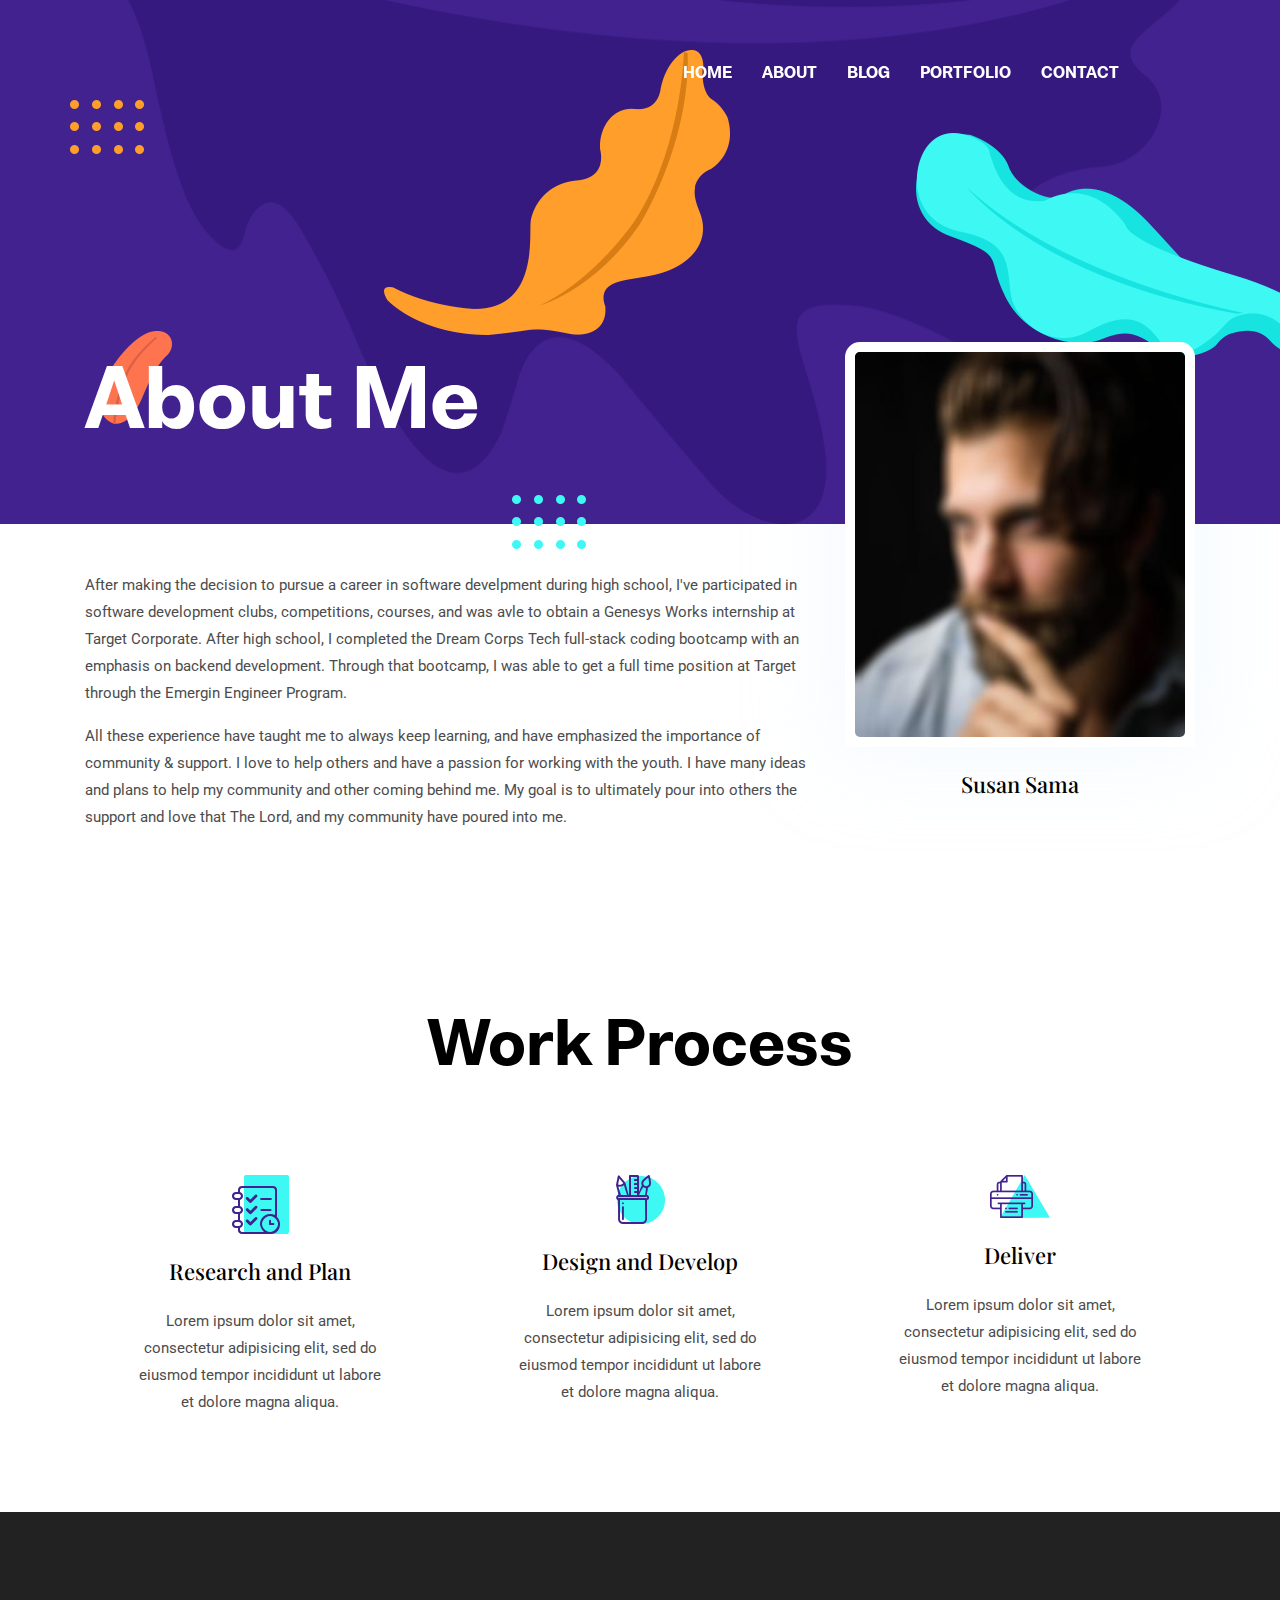
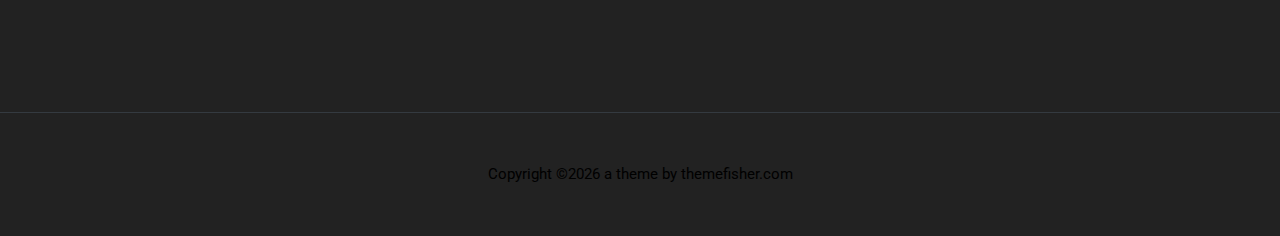
<file: Susan/about.html>
<!DOCTYPE html>
<html lang="zxx">

<head>
  <meta charset="utf-8">
  <title>Susan Love</title>

  <!-- mobile responsive meta -->
  <meta name="viewport" content="width=device-width, initial-scale=1">
  <meta name="viewport" content="width=device-width, initial-scale=1, maximum-scale=1">
  
  <!-- ** Plugins Needed for the Project ** -->
  <!-- Bootstrap -->
  <link rel="stylesheet" href="plugins/bootstrap/bootstrap.min.css">
  <!-- slick slider -->
  <link rel="stylesheet" href="plugins/slick/slick.css">
  <!-- themefy-icon -->
  <link rel="stylesheet" href="plugins/themify-icons/themify-icons.css">

  <!-- Main Stylesheet -->
  <link href="css/style.css" rel="stylesheet">
  
  <!--Favicon-->
  <link rel="shortcut icon" href="images/favicon.ico" type="image/x-icon">
  <link rel="icon" href="images/favicon.ico" type="image/x-icon">

</head>

<body>
  

<header class="navigation fixed-top">
  <nav class="navbar navbar-expand-lg navbar-dark">
    <a class="navbar-brand font-tertiary h3" ></a> <!-- href="index.html"><img src="images/logo.png" alt="Myself" -->
    <button class="navbar-toggler" type="button" data-toggle="collapse" data-target="#navigation"
      aria-controls="navigation" aria-expanded="false" aria-label="Toggle navigation">
      <span class="navbar-toggler-icon"></span>
    </button>

    <div class="collapse navbar-collapse text-center" id="navigation">
      <ul class="navbar-nav ml-auto">
        <li class="nav-item active">
          <a class="nav-link" href="index.html">Home</a>
        </li>
        <li class="nav-item">
          <a class="nav-link" href="about.html">about</a>
        </li>
        <li class="nav-item">
          <a class="nav-link" href="blog.html">Blog</a>
        </li>
        <li class="nav-item">
          <a class="nav-link" href="portfolio.html">Portfolio</a>
        </li>
        <li class="nav-item">
          <a class="nav-link" href="contact.html">Contact</a>
        </li>
      </ul>
    </div>
  </nav>
</header>

<!-- page title -->
<section class="page-title-alt bg-primary position-relative">
  <div class="container">
    <div class="row">
      <div class="col-12">
        <h1 class="text-white font-tertiary">About Me</h1>
      </div>
    </div>
  </div>
  <!-- background shapes -->
  <img src="images/illustrations/leaf-bg-top.png" alt="illustrations" class="bg-shape-1 w-100">
  <img src="images/illustrations/dots-group-sm.png" alt="illustrations" class="bg-shape-2">
  <img src="images/illustrations/leaf-yellow.png" alt="illustrations" class="bg-shape-3">
  <img src="images/illustrations/leaf-orange.png" alt="illustrations" class="bg-shape-4">
  <img src="images/illustrations/dots-group-cyan.png" alt="illustrations" class="bg-shape-5">
  <img src="images/illustrations/leaf-cyan-lg.png" alt="illustrations" class="bg-shape-6">
</section>
<!-- /page title -->

<!-- about -->
<section class="section pt-5">
  <div class="container">
    <div class="row">
      <div class="col-md-8">
        <p>After making the decision to pursue a career in software develpment during high school, I've participated in software development clubs, competitions, 
          courses, and was avle to obtain a Genesys Works internship at Target Corporate. After high school, I completed the Dream Corps Tech full-stack coding 
          bootcamp with an emphasis on backend development. Through that bootcamp, I was able to get a full time position at Target through the Emergin Engineer Program.
        </p>
        <p>All these experience have taught me to always keep learning, and have emphasized the importance of community & support. I love to help others and have a passion for
          working with the youth. I have many ideas and plans to help my community and other coming behind me. My goal is to ultimately pour into others the support and love that The Lord, 
          and my community have poured into me. </p>
        <p></p>
      </div>
      <div class="col-md-4 text-center drag-lg-top">
        <div class="shadow-down mb-4">
          <img src="images/about/author.jpg" alt="author" class="img-fluid w-100 rounded-lg border-thick border-white">
        </div>
        <!-- <img src="images/about/signature.png" alt="signature" class="img-fluid"> -->
        <h4>Susan Sama</h4>
      </div>
    </div>
  </div>
</section>
<!-- /about -->

<!-- Work Process -->
<section class="section">
  <div class="container">
    <div class="row justify-content-around">
      <div class="col-lg-12 text-center">
        <h2 class="section-title">Work Process</h2>
      </div>
      <div class="col-lg-3 col-md-4 text-center hover-shadow pt-3">
        <div class="">
          <img src="images/icons/plan.png" class="mb-4" alt="icon">
          <h4 class="mb-4">Research and Plan</h4>
          <p>Lorem ipsum dolor sit amet, consectetur adipisicing elit, sed do eiusmod tempor incididunt ut labore et
            dolore magna aliqua.</p>
        </div>
      </div>
      <div class="col-lg-3 col-md-4 text-center hover-shadow pt-3">
        <img src="images/icons/design.png" class="mb-4" alt="icon">
        <h4 class="mb-4">Design and Develop</h4>
        <p>Lorem ipsum dolor sit amet, consectetur adipisicing elit, sed do eiusmod tempor incididunt ut labore et
          dolore magna aliqua.</p>
      </div>
      <div class="col-lg-3 col-md-4 text-center hover-shadow pt-3">
        <img src="images/icons/print.png" class="mb-4" alt="icon">
        <h4 class="mb-4">Deliver</h4>
        <p>Lorem ipsum dolor sit amet, consectetur adipisicing elit, sed do eiusmod tempor incididunt ut labore et
          dolore magna aliqua.</p>
      </div>
    </div>
  </div>
</section>
<!-- ./Work Process -->

<!-- team --
  -- Will eventually be changed to gratitude!! To those who have helped me along my journey
<section class="section bg-cover" data-background="images/backgrounds/team-bg.png">
  <div class="container">
    <div class="row">
      <div class="col-12 text-center">
        <h2 class="section-title">My Team</h2>
      </div>
      <div class="col-md-4 col-sm-6 mb-4 mb-md-0">
        <div class="card text-center">
          <img src="images/team/member-1.png" class="card-img-top">
          <div class="card-body">
            <h4 class="card-title">Jack Schenziwe</h4>
            <p class="text-light font-secondary">Project Manager</p>
          </div>
        </div>
      </div>
      <div class="col-md-4 col-sm-6 mb-4 mb-md-0">
        <div class="card text-center">
          <img src="images/team/member-2.png" class="card-img-top">
          <div class="card-body">
            <h4 class="card-title">Jack Schenziwe</h4>
            <p class="text-light font-secondary">Project Manager</p>
          </div>
        </div>
      </div>
      <div class="col-md-4 col-sm-6 mb-4 mb-md-0">
        <div class="card text-center">
          <img src="images/team/member-3.png" class="card-img-top">
          <div class="card-body">
            <h4 class="card-title">Jack Schenziwe</h4>
            <p class="text-light font-secondary">Project Manager</p>
          </div>
        </div>
      </div>
    </div>
  </div>
</section>
!-- /team -->

<!-- clients --
<section class="section">
  <div class="container">
    <div class="row">
      <div class="col-12 text-center">
        <h2 class="section-title">My Clients</h2>
      </div>
    </div>
    <div class="row">
      <div class="col-12">
        <div class="client-logo-slider d-flex align-items-center">
          <a href="#" class="text-center d-block outline-0 p-4"><img class="d-unset img-fluid"
              src="images/clients-logo/client-logo-1.png" alt="client-logo"></a>
          <a href="#" class="text-center d-block outline-0 p-4"><img class="d-unset img-fluid"
              src="images/clients-logo/client-logo-2.png" alt="client-logo"></a>
          <a href="#" class="text-center d-block outline-0 p-4"><img class="d-unset img-fluid"
              src="images/clients-logo/client-logo-3.png" alt="client-logo"></a>
          <a href="#" class="text-center d-block outline-0 p-4"><img class="d-unset img-fluid"
              src="images/clients-logo/client-logo-4.png" alt="client-logo"></a>
          <a href="#" class="text-center d-block outline-0 p-4"><img class="d-unset img-fluid"
              src="images/clients-logo/client-logo-5.png" alt="client-logo"></a>
          <a href="#" class="text-center d-block outline-0 p-4"><img class="d-unset img-fluid"
              src="images/clients-logo/client-logo-1.png" alt="client-logo"></a>
          <a href="#" class="text-center d-block outline-0 p-4"><img class="d-unset img-fluid"
              src="images/clients-logo/client-logo-2.png" alt="client-logo"></a>
          <a href="#" class="text-center d-block outline-0 p-4"><img class="d-unset img-fluid"
              src="images/clients-logo/client-logo-3.png" alt="client-logo"></a>
          <a href="#" class="text-center d-block outline-0 p-4"><img class="d-unset img-fluid"
              src="images/clients-logo/client-logo-4.png" alt="client-logo"></a>
          <a href="#" class="text-center d-block outline-0 p-4"><img class="d-unset img-fluid"
              src="images/clients-logo/client-logo-5.png" alt="client-logo"></a>
        </div>
      </div>
    </div>
  </div>
</section>
!-- /clients -->

<!-- contact --
<section class="section section-on-footer" data-background="images/backgrounds/bg-dots.png">
  <div class="container">
    <div class="row">
      <div class="col-12 text-center">
        <h2 class="section-title">Contact Info</h2>
      </div>
      <div class="col-lg-8 mx-auto">
        <div class="bg-white rounded text-center p-5 shadow-down">
          <h4 class="mb-80">Contact Form</h4>
          <form action="#" class="row">
            <div class="col-md-6">
              <input type="text" id="name" name="name" placeholder="Full Name" class="form-control px-0 mb-4">
            </div>
            <div class="col-md-6">
              <input type="email" id="email" name="email" placeholder="Email Address" class="form-control px-0 mb-4">
            </div>
            <div class="col-12">
              <textarea name="message" id="message" class="form-control px-0 mb-4"
                placeholder="Type Message Here"></textarea>
            </div>
            <div class="col-lg-6 col-10 mx-auto">
              <button class="btn btn-primary w-100">send</button>
            </div>
          </form>
        </div>
      </div>
    </div>
  </div>
</section>
!-- /contact -->

<!-- footer -->
<footer class="bg-dark footer-section">
  <!-- [Footer info - Email, Phone, & Address]
  <div class="section">
    <div class="container">
      <div class="row">
        <div class="col-md-4">
          <h5 class="text-light">Email</h5>
          <p class="text-white paragraph-lg font-secondary">steve.fruits@email.com</p>
        </div>
        <div class="col-md-4">
          <h5 class="text-light">Phone</h5>
          <p class="text-white paragraph-lg font-secondary">+880 2544 658 256</p>
        </div>
        <div class="col-md-4">
          <h5 class="text-light">Address</h5>
          <p class="text-white paragraph-lg font-secondary">125/A, CA Commercial Area, California, USA</p>
        </div>
      </div>
    </div>
  </div> -->
  <div class="border-top text-center border-dark py-5">
    <p class="mb-0 text-dark">Copyright ©<script>
        var CurrentYear = new Date().getFullYear()
        document.write(CurrentYear)
      </script> a theme by <a class="text-dark" href="https://themefisher.com" >themefisher.com</a></p>
  </div>
</footer>
<!-- /footer -->

<!-- jQuery -->
<script src="plugins/jQuery/jquery.min.js"></script>
<!-- Bootstrap JS -->
<script src="plugins/bootstrap/bootstrap.min.js"></script>
<!-- slick slider -->
<script src="plugins/slick/slick.min.js"></script>
<!-- filter -->
<script src="plugins/shuffle/shuffle.min.js"></script>

<!-- Main Script -->
<script src="js/script.js"></script>

</body>
</html>
</file>
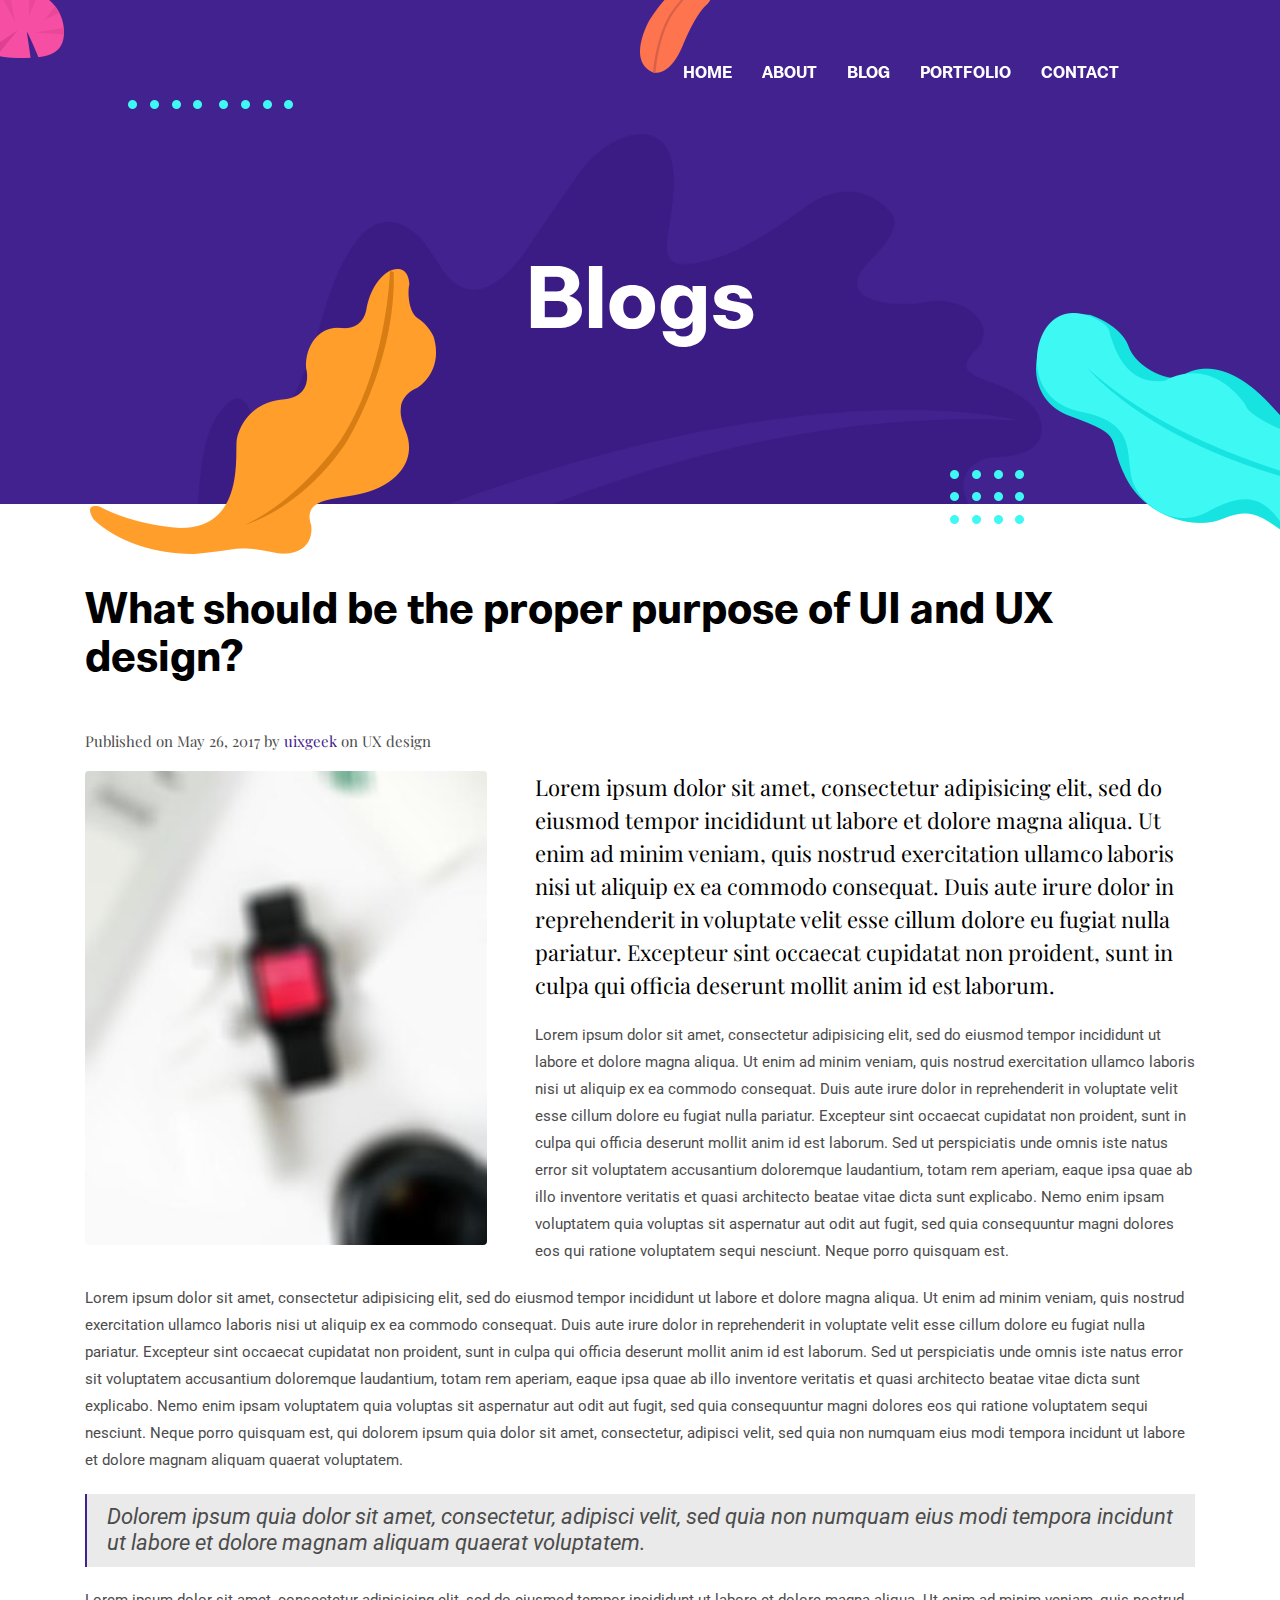
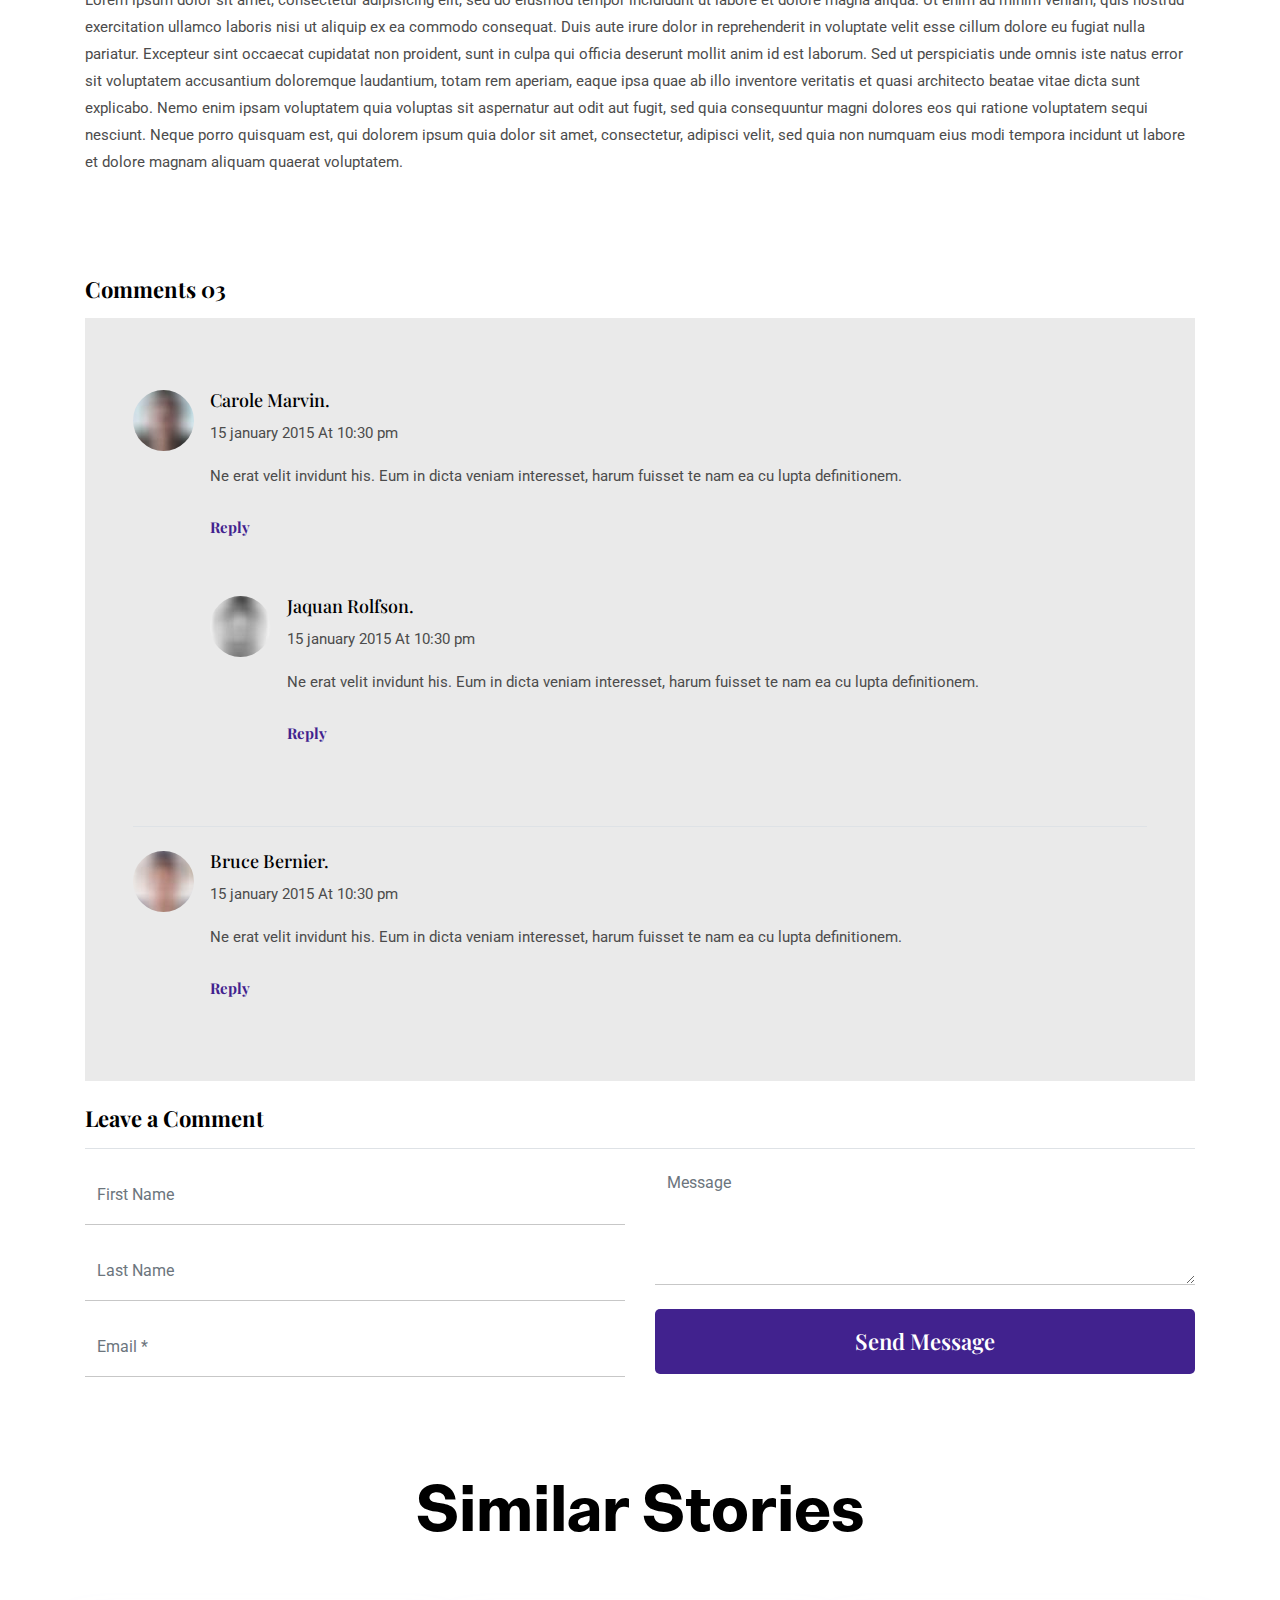
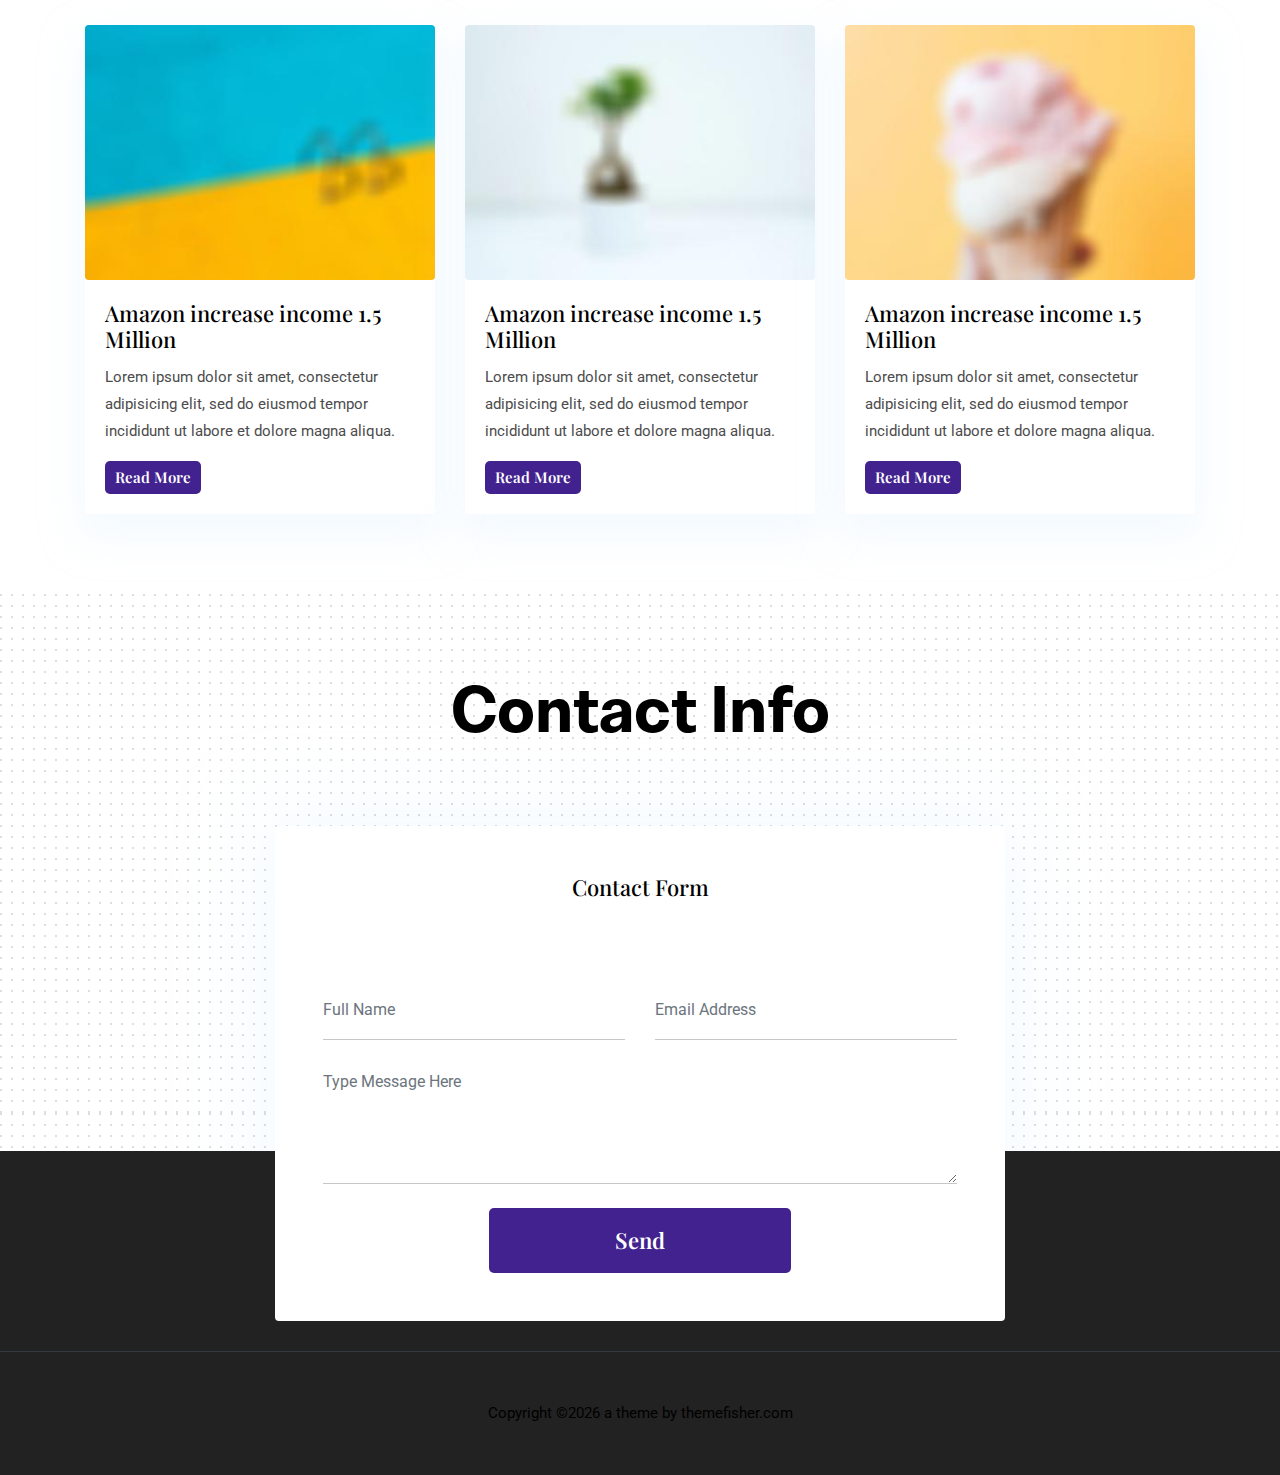
<file: Susan/blog-single.html>
<!DOCTYPE html>
<html lang="zxx">

<head>
  <meta charset="utf-8">
  <title>Susan Love</title>

  <!-- mobile responsive meta -->
  <meta name="viewport" content="width=device-width, initial-scale=1">
  <meta name="viewport" content="width=device-width, initial-scale=1, maximum-scale=1">
  
  <!-- ** Plugins Needed for the Project ** -->
  <!-- Bootstrap -->
  <link rel="stylesheet" href="plugins/bootstrap/bootstrap.min.css">
  <!-- slick slider -->
  <link rel="stylesheet" href="plugins/slick/slick.css">
  <!-- themefy-icon -->
  <link rel="stylesheet" href="plugins/themify-icons/themify-icons.css">

  <!-- Main Stylesheet -->
  <link href="css/style.css" rel="stylesheet">
  
  <!--Favicon-->
  <link rel="shortcut icon" href="images/favicon.ico" type="image/x-icon">
  <link rel="icon" href="images/favicon.ico" type="image/x-icon">

</head>

<body>
  

<header class="navigation fixed-top">
  <nav class="navbar navbar-expand-lg navbar-dark">
    <a class="navbar-brand font-tertiary h3" ></a> <!-- href="index.html"><img src="images/logo.png" alt="Myself" -->
    <button class="navbar-toggler" type="button" data-toggle="collapse" data-target="#navigation"
      aria-controls="navigation" aria-expanded="false" aria-label="Toggle navigation">
      <span class="navbar-toggler-icon"></span>
    </button>

    <div class="collapse navbar-collapse text-center" id="navigation">
      <ul class="navbar-nav ml-auto">
        <li class="nav-item active">
          <a class="nav-link" href="index.html">Home</a>
        </li>
        <li class="nav-item">
          <a class="nav-link" href="about.html">about</a>
        </li>
        <li class="nav-item">
          <a class="nav-link" href="blog.html">Blog</a>
        </li>
        <li class="nav-item">
          <a class="nav-link" href="portfolio.html">Portfolio</a>
        </li>
        <li class="nav-item">
          <a class="nav-link" href="contact.html">Contact</a>
        </li>
      </ul>
    </div>
  </nav>
</header>

<!-- page title -->
<section class="page-title bg-primary position-relative">
  <div class="container">
    <div class="row">
      <div class="col-12 text-center">
        <h1 class="text-white font-tertiary">Blogs</h1>
      </div>
    </div>
  </div>
  <!-- background shapes -->
  <img src="images/illustrations/page-title.png" alt="illustrations" class="bg-shape-1 w-100">
  <img src="images/illustrations/leaf-pink-round.png" alt="illustrations" class="bg-shape-2">
  <img src="images/illustrations/dots-cyan.png" alt="illustrations" class="bg-shape-3">
  <img src="images/illustrations/leaf-orange.png" alt="illustrations" class="bg-shape-4">
  <img src="images/illustrations/leaf-yellow.png" alt="illustrations" class="bg-shape-5">
  <img src="images/illustrations/dots-group-cyan.png" alt="illustrations" class="bg-shape-6">
  <img src="images/illustrations/leaf-cyan-lg.png" alt="illustrations" class="bg-shape-7">
</section>
<!-- /page title -->

<section class="section">
  <div class="container">
    <div class="row">
      <div class="col-lg-12">
        <h3 class="font-tertiary mb-5">What should be the proper purpose of UI and UX design?</h3>
        <p class="font-secondary">Published on May 26, 2017 by <span class="text-primary">uixgeek</span
            class="text-primary"> on <span>UX design</span></p>
        <div class="content">
          <img src="images/blog/post-1.jpg" alt="post-thumb" class="img-fluid rounded float-left mr-5 mb-4">
          <strong>Lorem ipsum dolor sit amet, consectetur adipisicing elit, sed do eiusmod tempor incididunt ut labore
            et dolore magna aliqua. Ut enim ad minim veniam, quis nostrud exercitation ullamco laboris nisi ut aliquip
            ex ea commodo consequat. Duis aute irure dolor in reprehenderit in voluptate velit esse cillum dolore eu
            fugiat nulla pariatur. Excepteur sint occaecat cupidatat non proident, sunt in culpa qui officia deserunt
            mollit anim id est laborum.</strong>
          <p>Lorem ipsum dolor sit amet, consectetur adipisicing elit, sed do eiusmod tempor incididunt ut labore et
            dolore magna aliqua. Ut enim ad minim veniam, quis nostrud exercitation ullamco laboris nisi ut aliquip ex
            ea commodo consequat. Duis aute irure dolor in reprehenderit in voluptate velit esse cillum dolore eu fugiat
            nulla pariatur. Excepteur sint occaecat cupidatat non proident, sunt in culpa qui officia deserunt mollit
            anim id est laborum. Sed ut perspiciatis unde omnis iste natus error sit voluptatem accusantium doloremque
            laudantium, totam rem aperiam, eaque ipsa quae ab illo inventore veritatis et quasi architecto beatae vitae
            dicta sunt explicabo. Nemo enim ipsam voluptatem quia voluptas sit aspernatur aut odit aut fugit, sed quia
            consequuntur magni dolores eos qui ratione voluptatem sequi nesciunt. Neque porro quisquam est.</p>
          <p>Lorem ipsum dolor sit amet, consectetur adipisicing elit, sed do eiusmod tempor incididunt ut labore et
            dolore magna aliqua. Ut enim ad minim veniam, quis nostrud exercitation ullamco laboris nisi ut aliquip ex
            ea commodo consequat. Duis aute irure dolor in reprehenderit in voluptate velit esse cillum dolore eu fugiat
            nulla pariatur. Excepteur sint occaecat cupidatat non proident, sunt in culpa qui officia deserunt mollit
            anim id est laborum. Sed ut perspiciatis unde omnis iste natus error sit voluptatem accusantium doloremque
            laudantium, totam rem aperiam, eaque ipsa quae ab illo inventore veritatis et quasi architecto beatae vitae
            dicta sunt explicabo. Nemo enim ipsam voluptatem quia voluptas sit aspernatur aut odit aut fugit, sed quia
            consequuntur magni dolores eos qui ratione voluptatem sequi nesciunt. Neque porro quisquam est, qui dolorem
            ipsum quia dolor sit amet, consectetur, adipisci velit, sed quia non numquam eius modi tempora incidunt ut
            labore et dolore magnam aliquam quaerat voluptatem.</p>
          <blockquote>Dolorem ipsum quia dolor sit amet, consectetur, adipisci velit, sed quia non numquam eius modi
            tempora incidunt ut labore et dolore magnam aliquam quaerat voluptatem.</blockquote>
          <p>Lorem ipsum dolor sit amet, consectetur adipisicing elit, sed do eiusmod tempor incididunt ut labore et
            dolore magna aliqua. Ut enim ad minim veniam, quis nostrud exercitation ullamco laboris nisi ut aliquip ex
            ea commodo consequat. Duis aute irure dolor in reprehenderit in voluptate velit esse cillum dolore eu fugiat
            nulla pariatur. Excepteur sint occaecat cupidatat non proident, sunt in culpa qui officia deserunt mollit
            anim id est laborum. Sed ut perspiciatis unde omnis iste natus error sit voluptatem accusantium doloremque
            laudantium, totam rem aperiam, eaque ipsa quae ab illo inventore veritatis et quasi architecto beatae vitae
            dicta sunt explicabo. Nemo enim ipsam voluptatem quia voluptas sit aspernatur aut odit aut fugit, sed quia
            consequuntur magni dolores eos qui ratione voluptatem sequi nesciunt. Neque porro quisquam est, qui dolorem
            ipsum quia dolor sit amet, consectetur, adipisci velit, sed quia non numquam eius modi tempora incidunt ut
            labore et dolore magnam aliquam quaerat voluptatem.</p>
        </div>
      </div>
    </div>
  </div>
</section>

<section>
  <div class="container">
    <div class="row">
      <div class="col-lg-12">
        <h4 class="font-weight-bold mb-3">Comments 03</h4>
        <div class="bg-gray p-5 mb-4">
          <div class="media border-bottom py-4">
            <img src="images/user-1.jpg" class="img-fluid align-self-start rounded-circle mr-3" alt="">
            <div class="media-body">
              <h5 class="mt-0">Carole Marvin.</h5>
              <p>15 january 2015 At 10:30 pm</p>
              <p>Ne erat velit invidunt his. Eum in dicta veniam interesset, harum fuisset te nam ea cu lupta
                definitionem.</p>
              <a href="#" class="btn btn-transparent btn-sm pl-0">Reply</a>
              <div class="media my-5">
                <img src="images/user-2.jpg" class="img-fluid align-self-start rounded-circle mr-3" alt="">
                <div class="media-body">
                  <h5 class="mt-0">Jaquan Rolfson.</h5>
                  <p>15 january 2015 At 10:30 pm</p>
                  <p>Ne erat velit invidunt his. Eum in dicta veniam interesset, harum fuisset te nam ea cu lupta
                    definitionem.</p>
                  <a href="#" class="btn btn-transparent btn-sm pl-0">Reply</a>
                </div>
              </div>
            </div>
          </div>
          <div class="media py-4">
            <img src="images/user-3.jpg" class="img-fluid align-self-start rounded-circle mr-3" alt="">
            <div class="media-body">
              <h5 class="mt-0">Bruce Bernier.</h5>
              <p>15 january 2015 At 10:30 pm</p>
              <p>Ne erat velit invidunt his. Eum in dicta veniam interesset, harum fuisset te nam ea cu lupta
                definitionem.</p>
              <a href="#" class="btn btn-transparent btn-sm pl-0">Reply</a>
            </div>
          </div>
        </div>
        <h4 class="font-weight-bold mb-3 border-bottom pb-3">Leave a Comment</h4>
        <form action="#" class="row">
          <div class="col-md-6">
            <input type="text" class="form-control mb-3" placeholder="First Name" name="fname" id="fname">
            <input type="text" class="form-control mb-3" placeholder="Last Name" name="lname" id="lname">
            <input type="text" class="form-control mb-3" placeholder="Email *" name="mail" id="mail">
          </div>
          <div class="col-md-6">
            <textarea name="comment" id="comment" placeholder="Message" class="form-control mb-4"></textarea>
            <button type="submit" class="btn btn-primary w-100">Send Message</button>
          </div>
        </form>
      </div>
    </div>
  </div>
</section>

<!-- blog -->
<section class="section">
  <div class="container">
    <div class="row">
      <div class="col-12 text-center">
        <h2 class="section-title">Similar Stories</h2>
      </div>
      <div class="col-lg-4 col-sm-6 mb-4 mb-lg-0">
        <article class="card shadow">
          <img class="rounded card-img-top" src="images/blog/post-3.jpg" alt="post-thumb">
          <div class="card-body">
            <h4 class="card-title"><a class="text-dark" href="blog-single.html">Amazon increase income 1.5 Million</a>
            </h4>
            <p class="cars-text">Lorem ipsum dolor sit amet, consectetur adipisicing elit, sed do eiusmod tempor
              incididunt ut labore et
              dolore magna aliqua.</p>
            <a href="blog-single.html" class="btn btn-xs btn-primary">Read More</a>
          </div>
        </article>
      </div>
      <div class="col-lg-4 col-sm-6 mb-4 mb-lg-0">
        <article class="card shadow">
          <img class="rounded card-img-top" src="images/blog/post-4.jpg" alt="post-thumb">
          <div class="card-body">
            <h4 class="card-title"><a class="text-dark" href="blog-single.html">Amazon increase income 1.5 Million</a>
            </h4>
            <p class="cars-text">Lorem ipsum dolor sit amet, consectetur adipisicing elit, sed do eiusmod tempor
              incididunt ut labore et
              dolore magna aliqua.</p>
            <a href="blog-single.html" class="btn btn-xs btn-primary">Read More</a>
          </div>
        </article>
      </div>
      <div class="col-lg-4 col-sm-6 mb-4 mb-lg-0">
        <article class="card shadow">
          <img class="rounded card-img-top" src="images/blog/post-2.jpg" alt="post-thumb">
          <div class="card-body">
            <h4 class="card-title"><a class="text-dark" href="blog-single.html">Amazon increase income 1.5 Million</a>
            </h4>
            <p class="cars-text">Lorem ipsum dolor sit amet, consectetur adipisicing elit, sed do eiusmod tempor
              incididunt ut labore et
              dolore magna aliqua.</p>
            <a href="blog-single.html" class="btn btn-xs btn-primary">Read More</a>
          </div>
        </article>
      </div>
    </div>
  </div>
</section>
<!-- /blog -->

<!-- contact --
-- should contact be removed from blog-single?????? -->
<section class="section section-on-footer" data-background="images/backgrounds/bg-dots.png">
  <div class="container">
    <div class="row">
      <div class="col-12 text-center">
        <h2 class="section-title">Contact Info</h2>
      </div>
      <div class="col-lg-8 mx-auto">
        <div class="bg-white rounded text-center p-5 shadow-down">
          <h4 class="mb-80">Contact Form</h4>
          <form action="#" class="row">
            <div class="col-md-6">
              <input type="text" id="name" name="name" placeholder="Full Name" class="form-control px-0 mb-4">
            </div>
            <div class="col-md-6">
              <input type="email" id="email" name="email" placeholder="Email Address" class="form-control px-0 mb-4">
            </div>
            <div class="col-12">
              <textarea name="message" id="message" class="form-control px-0 mb-4"
                placeholder="Type Message Here"></textarea>
            </div>
            <div class="col-lg-6 col-10 mx-auto">
              <button class="btn btn-primary w-100">send</button>
            </div>
          </form>
        </div>
      </div>
    </div>
  </div>
</section>
<!-- /contact -->

<!-- footer -->
<footer class="bg-dark footer-section">
  <!-- [Footer info - Email, Phone, & Address]
  <div class="section">
    <div class="container">
      <div class="row">
        <div class="col-md-4">
          <h5 class="text-light">Email</h5>
          <p class="text-white paragraph-lg font-secondary">steve.fruits@email.com</p>
        </div>
        <div class="col-md-4">
          <h5 class="text-light">Phone</h5>
          <p class="text-white paragraph-lg font-secondary">+880 2544 658 256</p>
        </div>
        <div class="col-md-4">
          <h5 class="text-light">Address</h5>
          <p class="text-white paragraph-lg font-secondary">125/A, CA Commercial Area, California, USA</p>
        </div>
      </div>
    </div>
  </div> -->
  <div class="border-top text-center border-dark py-5">
    <p class="mb-0 text-dark">Copyright ©<script>
        var CurrentYear = new Date().getFullYear()
        document.write(CurrentYear)
      </script> a theme by <a class="text-dark" href="https://themefisher.com" >themefisher.com</a></p>
  </div>
</footer>
<!-- /footer -->

<!-- jQuery -->
<script src="plugins/jQuery/jquery.min.js"></script>
<!-- Bootstrap JS -->
<script src="plugins/bootstrap/bootstrap.min.js"></script>
<!-- slick slider -->
<script src="plugins/slick/slick.min.js"></script>
<!-- filter -->
<script src="plugins/shuffle/shuffle.min.js"></script>

<!-- Main Script -->
<script src="js/script.js"></script>

</body>
</html>
</file>
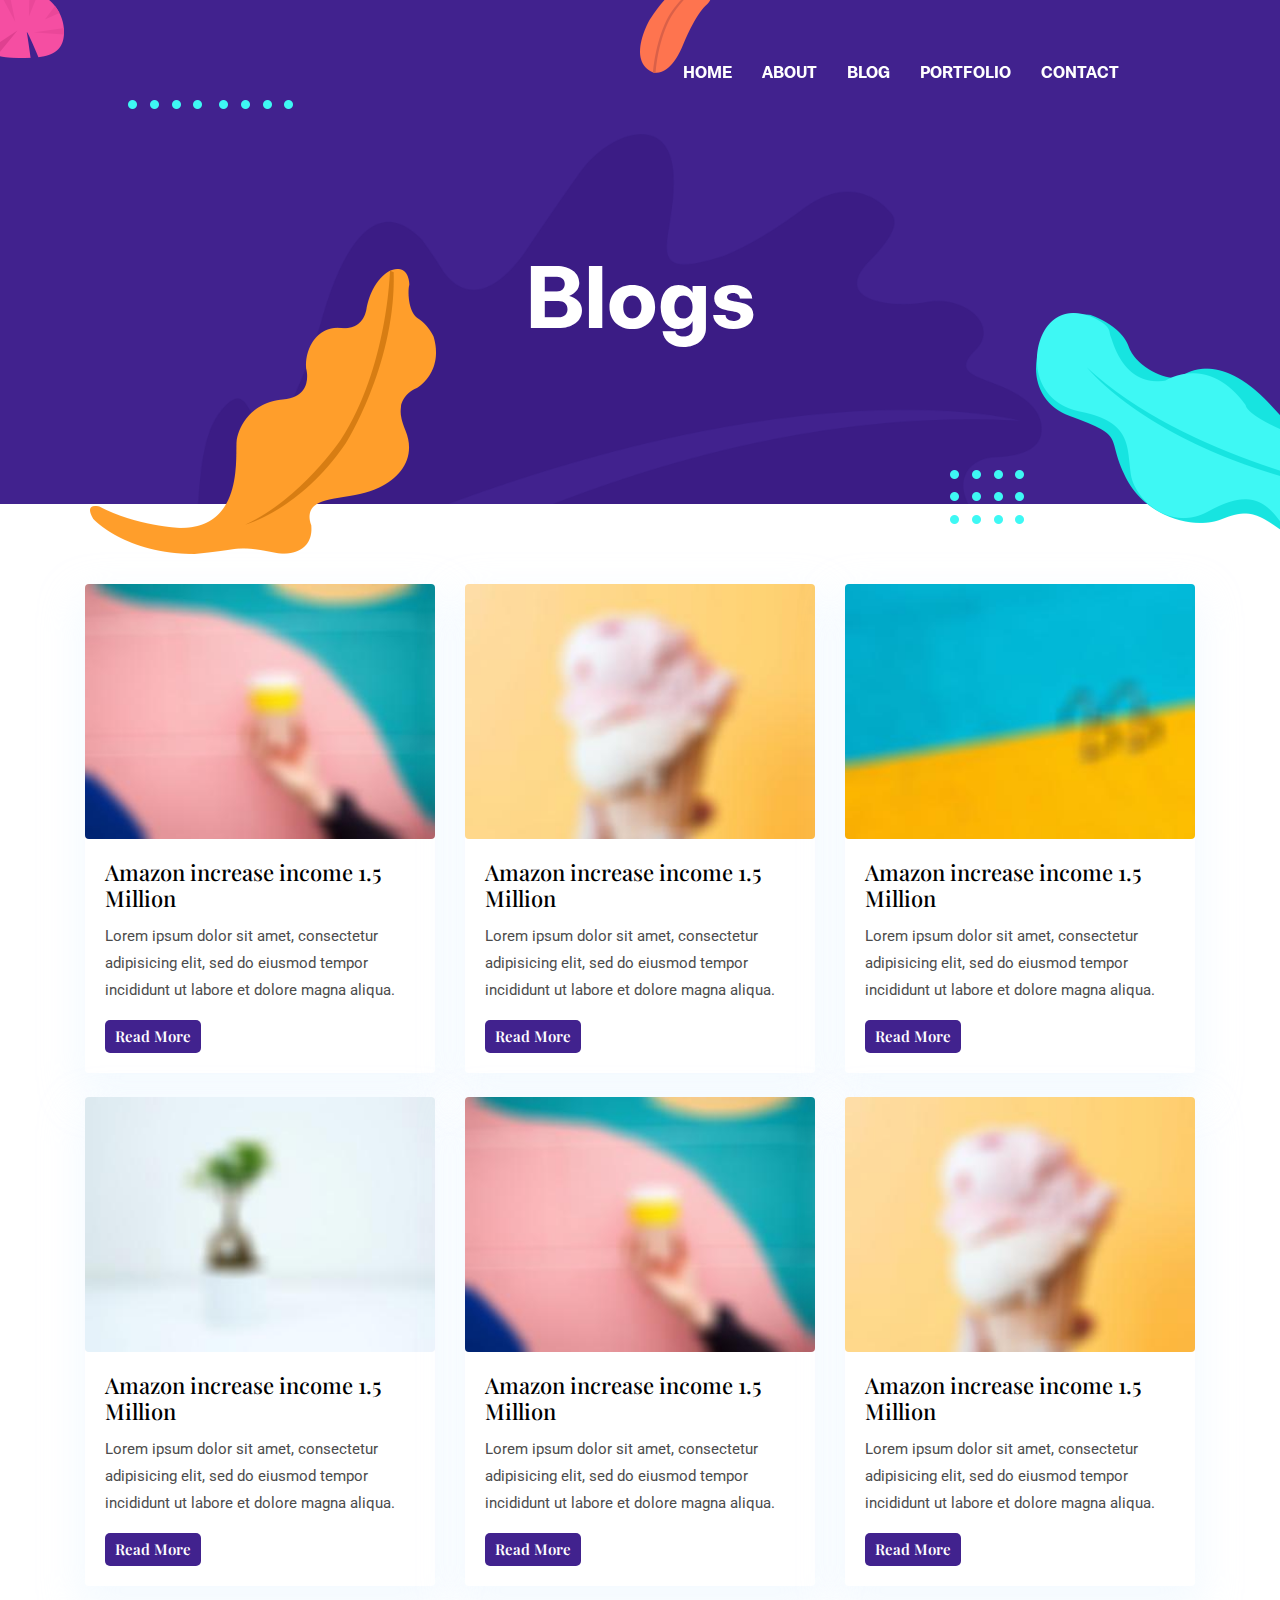
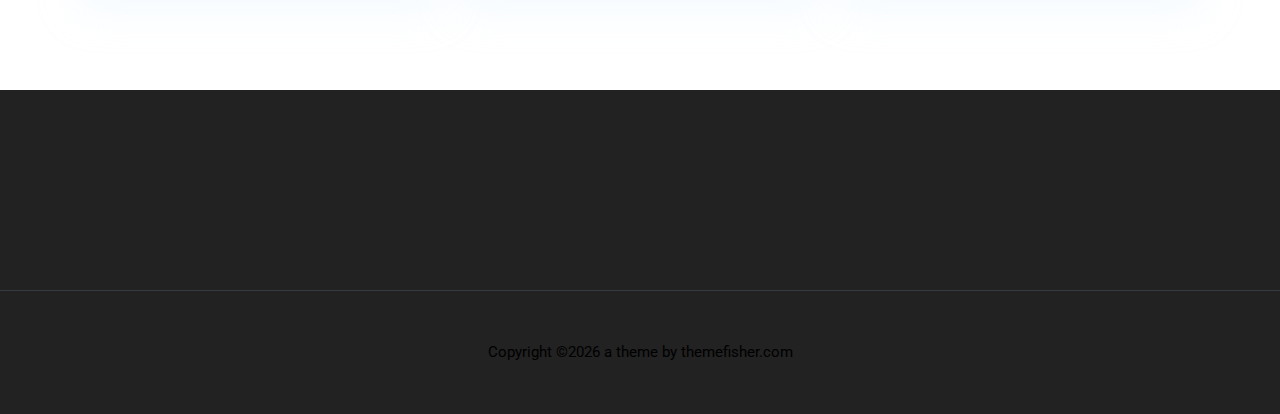
<file: Susan/blog.html>
<!DOCTYPE html>
<html lang="zxx">

<head>
  <meta charset="utf-8">
  <title>Susan Love</title>

  <!-- mobile responsive meta -->
  <meta name="viewport" content="width=device-width, initial-scale=1">
  <meta name="viewport" content="width=device-width, initial-scale=1, maximum-scale=1">
  
  <!-- ** Plugins Needed for the Project ** -->
  <!-- Bootstrap -->
  <link rel="stylesheet" href="plugins/bootstrap/bootstrap.min.css">
  <!-- slick slider -->
  <link rel="stylesheet" href="plugins/slick/slick.css">
  <!-- themefy-icon -->
  <link rel="stylesheet" href="plugins/themify-icons/themify-icons.css">

  <!-- Main Stylesheet -->
  <link href="css/style.css" rel="stylesheet">
  
  <!--Favicon-->
  <link rel="shortcut icon" href="images/favicon.ico" type="image/x-icon">
  <link rel="icon" href="images/favicon.ico" type="image/x-icon">

</head>

<body>
  

<header class="navigation fixed-top">
  <nav class="navbar navbar-expand-lg navbar-dark">
    <a class="navbar-brand font-tertiary h3" ></a> <!-- href="index.html"><img src="images/logo.png" alt="Myself" -->
    <button class="navbar-toggler" type="button" data-toggle="collapse" data-target="#navigation"
      aria-controls="navigation" aria-expanded="false" aria-label="Toggle navigation">
      <span class="navbar-toggler-icon"></span>
    </button>

    <div class="collapse navbar-collapse text-center" id="navigation">
      <ul class="navbar-nav ml-auto">
        <li class="nav-item active">
          <a class="nav-link" href="index.html">Home</a>
        </li>
        <li class="nav-item">
          <a class="nav-link" href="about.html">about</a>
        </li>
        <li class="nav-item">
          <a class="nav-link" href="blog.html">Blog</a>
        </li>
        <li class="nav-item">
          <a class="nav-link" href="portfolio.html">Portfolio</a>
        </li>
        <li class="nav-item">
          <a class="nav-link" href="contact.html">Contact</a>
        </li>
      </ul>
    </div>
  </nav>
</header>

<!-- page title -->
<section class="page-title bg-primary position-relative">
  <div class="container">
    <div class="row">
      <div class="col-12 text-center">
        <h1 class="text-white font-tertiary">Blogs</h1>
      </div>
    </div>
  </div>
  <!-- background shapes -->
  <img src="images/illustrations/page-title.png" alt="illustrations" class="bg-shape-1 w-100">
  <img src="images/illustrations/leaf-pink-round.png" alt="illustrations" class="bg-shape-2">
  <img src="images/illustrations/dots-cyan.png" alt="illustrations" class="bg-shape-3">
  <img src="images/illustrations/leaf-orange.png" alt="illustrations" class="bg-shape-4">
  <img src="images/illustrations/leaf-yellow.png" alt="illustrations" class="bg-shape-5">
  <img src="images/illustrations/dots-group-cyan.png" alt="illustrations" class="bg-shape-6">
  <img src="images/illustrations/leaf-cyan-lg.png" alt="illustrations" class="bg-shape-7">
</section>
<!-- /page title -->

<!-- blog -->
<section class="section">
  <div class="container">
    <div class="row">
        <div class="col-lg-4 col-sm-6 mb-4">
          <article class="card shadow">
            <img class="rounded card-img-top" src="images/blog/post-5.jpg" alt="post-thumb">
            <div class="card-body">
              <h4 class="card-title"><a class="text-dark" href="blog-single.html">Amazon increase income 1.5 Million</a>
              </h4>
              <p class="cars-text">Lorem ipsum dolor sit amet, consectetur adipisicing elit, sed do eiusmod tempor
                incididunt ut labore et
                dolore magna aliqua.</p>
              <a href="blog-single.html" class="btn btn-xs btn-primary">Read More</a>
            </div>
          </article>
        </div>
      <div class="col-lg-4 col-sm-6 mb-4">
        <article class="card shadow">
          <img class="rounded card-img-top" src="images/blog/post-2.jpg" alt="post-thumb">
          <div class="card-body">
            <h4 class="card-title"><a class="text-dark" href="blog-single.html">Amazon increase income 1.5 Million</a>
            </h4>
            <p class="cars-text">Lorem ipsum dolor sit amet, consectetur adipisicing elit, sed do eiusmod tempor
              incididunt ut labore et
              dolore magna aliqua.</p>
            <a href="blog-single.html" class="btn btn-xs btn-primary">Read More</a>
          </div>
        </article>
      </div>
      <div class="col-lg-4 col-sm-6 mb-4">
        <article class="card shadow">
          <img class="rounded card-img-top" src="images/blog/post-3.jpg" alt="post-thumb">
          <div class="card-body">
            <h4 class="card-title"><a class="text-dark" href="blog-single.html">Amazon increase income 1.5 Million</a>
            </h4>
            <p class="cars-text">Lorem ipsum dolor sit amet, consectetur adipisicing elit, sed do eiusmod tempor
              incididunt ut labore et
              dolore magna aliqua.</p>
            <a href="blog-single.html" class="btn btn-xs btn-primary">Read More</a>
          </div>
        </article>
      </div>
      <div class="col-lg-4 col-sm-6 mb-4">
        <article class="card shadow">
          <img class="rounded card-img-top" src="images/blog/post-4.jpg" alt="post-thumb">
          <div class="card-body">
            <h4 class="card-title"><a class="text-dark" href="blog-single.html">Amazon increase income 1.5 Million</a>
            </h4>
            <p class="cars-text">Lorem ipsum dolor sit amet, consectetur adipisicing elit, sed do eiusmod tempor
              incididunt ut labore et
              dolore magna aliqua.</p>
            <a href="blog-single.html" class="btn btn-xs btn-primary">Read More</a>
          </div>
        </article>
      </div>
      <div class="col-lg-4 col-sm-6 mb-4">
        <article class="card shadow">
          <img class="rounded card-img-top" src="images/blog/post-5.jpg" alt="post-thumb">
          <div class="card-body">
            <h4 class="card-title"><a class="text-dark" href="blog-single.html">Amazon increase income 1.5 Million</a>
            </h4>
            <p class="cars-text">Lorem ipsum dolor sit amet, consectetur adipisicing elit, sed do eiusmod tempor
              incididunt ut labore et
              dolore magna aliqua.</p>
            <a href="blog-single.html" class="btn btn-xs btn-primary">Read More</a>
          </div>
        </article>
      </div>
      <div class="col-lg-4 col-sm-6 mb-4">
        <article class="card shadow">
          <img class="rounded card-img-top" src="images/blog/post-2.jpg" alt="post-thumb">
          <div class="card-body">
            <h4 class="card-title"><a class="text-dark" href="blog-single.html">Amazon increase income 1.5 Million</a>
            </h4>
            <p class="cars-text">Lorem ipsum dolor sit amet, consectetur adipisicing elit, sed do eiusmod tempor
              incididunt ut labore et
              dolore magna aliqua.</p>
            <a href="blog-single.html" class="btn btn-xs btn-primary">Read More</a>
          </div>
        </article>
      </div>
    </div>
  </div>
</section>
<!-- /blog -->

<!-- clients --
<section class="section bg-light">
  <div class="container">
    <div class="row">
      <div class="col-12 text-center">
        <h2 class="section-title">My Clients</h2>
      </div>
    </div>
    <div class="row">
      <div class="col-12">
        <div class="client-logo-slider d-flex align-items-center">
          <a href="#" class="text-center d-block outline-0 p-4"><img class="d-unset img-fluid"
              src="images/clients-logo/client-logo-1.png" alt="client-logo"></a>
          <a href="#" class="text-center d-block outline-0 p-4"><img class="d-unset img-fluid"
              src="images/clients-logo/client-logo-2.png" alt="client-logo"></a>
          <a href="#" class="text-center d-block outline-0 p-4"><img class="d-unset img-fluid"
              src="images/clients-logo/client-logo-3.png" alt="client-logo"></a>
          <a href="#" class="text-center d-block outline-0 p-4"><img class="d-unset img-fluid"
              src="images/clients-logo/client-logo-4.png" alt="client-logo"></a>
          <a href="#" class="text-center d-block outline-0 p-4"><img class="d-unset img-fluid"
              src="images/clients-logo/client-logo-5.png" alt="client-logo"></a>
          <a href="#" class="text-center d-block outline-0 p-4"><img class="d-unset img-fluid"
              src="images/clients-logo/client-logo-1.png" alt="client-logo"></a>
          <a href="#" class="text-center d-block outline-0 p-4"><img class="d-unset img-fluid"
              src="images/clients-logo/client-logo-2.png" alt="client-logo"></a>
          <a href="#" class="text-center d-block outline-0 p-4"><img class="d-unset img-fluid"
              src="images/clients-logo/client-logo-3.png" alt="client-logo"></a>
          <a href="#" class="text-center d-block outline-0 p-4"><img class="d-unset img-fluid"
              src="images/clients-logo/client-logo-4.png" alt="client-logo"></a>
          <a href="#" class="text-center d-block outline-0 p-4"><img class="d-unset img-fluid"
              src="images/clients-logo/client-logo-5.png" alt="client-logo"></a>
        </div>
      </div>
    </div>
  </div>
</section>
!-- /clients -->

<!-- contact --
<section class="section section-on-footer" data-background="images/backgrounds/bg-dots.png">
  <div class="container">
    <div class="row">
      <div class="col-12 text-center">
        <h2 class="section-title">Contact Info</h2>
      </div>
      <div class="col-lg-8 mx-auto">
        <div class="bg-white rounded text-center p-5 shadow-down">
          <h4 class="mb-80">Contact Form</h4>
          <form action="#" class="row">
            <div class="col-md-6">
              <input type="text" id="name" name="name" placeholder="Full Name" class="form-control px-0 mb-4">
            </div>
            <div class="col-md-6">
              <input type="email" id="email" name="email" placeholder="Email Address" class="form-control px-0 mb-4">
            </div>
            <div class="col-12">
              <textarea name="message" id="message" class="form-control px-0 mb-4"
                placeholder="Type Message Here"></textarea>
            </div>
            <div class="col-lg-6 col-10 mx-auto">
              <button class="btn btn-primary w-100">send</button>
            </div>
          </form>
        </div>
      </div>
    </div>
  </div>
</section>
!-- /contact -->

<!-- footer -->
<footer class="bg-dark footer-section">
  <!-- [Footer info - Email, Phone, & Address]
  <div class="section">
    <div class="container">
      <div class="row">
        <div class="col-md-4">
          <h5 class="text-light">Email</h5>
          <p class="text-white paragraph-lg font-secondary">steve.fruits@email.com</p>
        </div>
        <div class="col-md-4">
          <h5 class="text-light">Phone</h5>
          <p class="text-white paragraph-lg font-secondary">+880 2544 658 256</p>
        </div>
        <div class="col-md-4">
          <h5 class="text-light">Address</h5>
          <p class="text-white paragraph-lg font-secondary">125/A, CA Commercial Area, California, USA</p>
        </div>
      </div>
    </div>
  </div> -->
  <div class="border-top text-center border-dark py-5">
    <p class="mb-0 text-dark">Copyright ©<script>
        var CurrentYear = new Date().getFullYear()
        document.write(CurrentYear)
      </script> a theme by <a class="text-dark" href="https://themefisher.com" >themefisher.com</a></p>
  </div>
</footer>
<!-- /footer -->

<!-- jQuery -->
<script src="plugins/jQuery/jquery.min.js"></script>
<!-- Bootstrap JS -->
<script src="plugins/bootstrap/bootstrap.min.js"></script>
<!-- slick slider -->
<script src="plugins/slick/slick.min.js"></script>
<!-- filter -->
<script src="plugins/shuffle/shuffle.min.js"></script>

<!-- Main Script -->
<script src="js/script.js"></script>

</body>
</html>
</file>
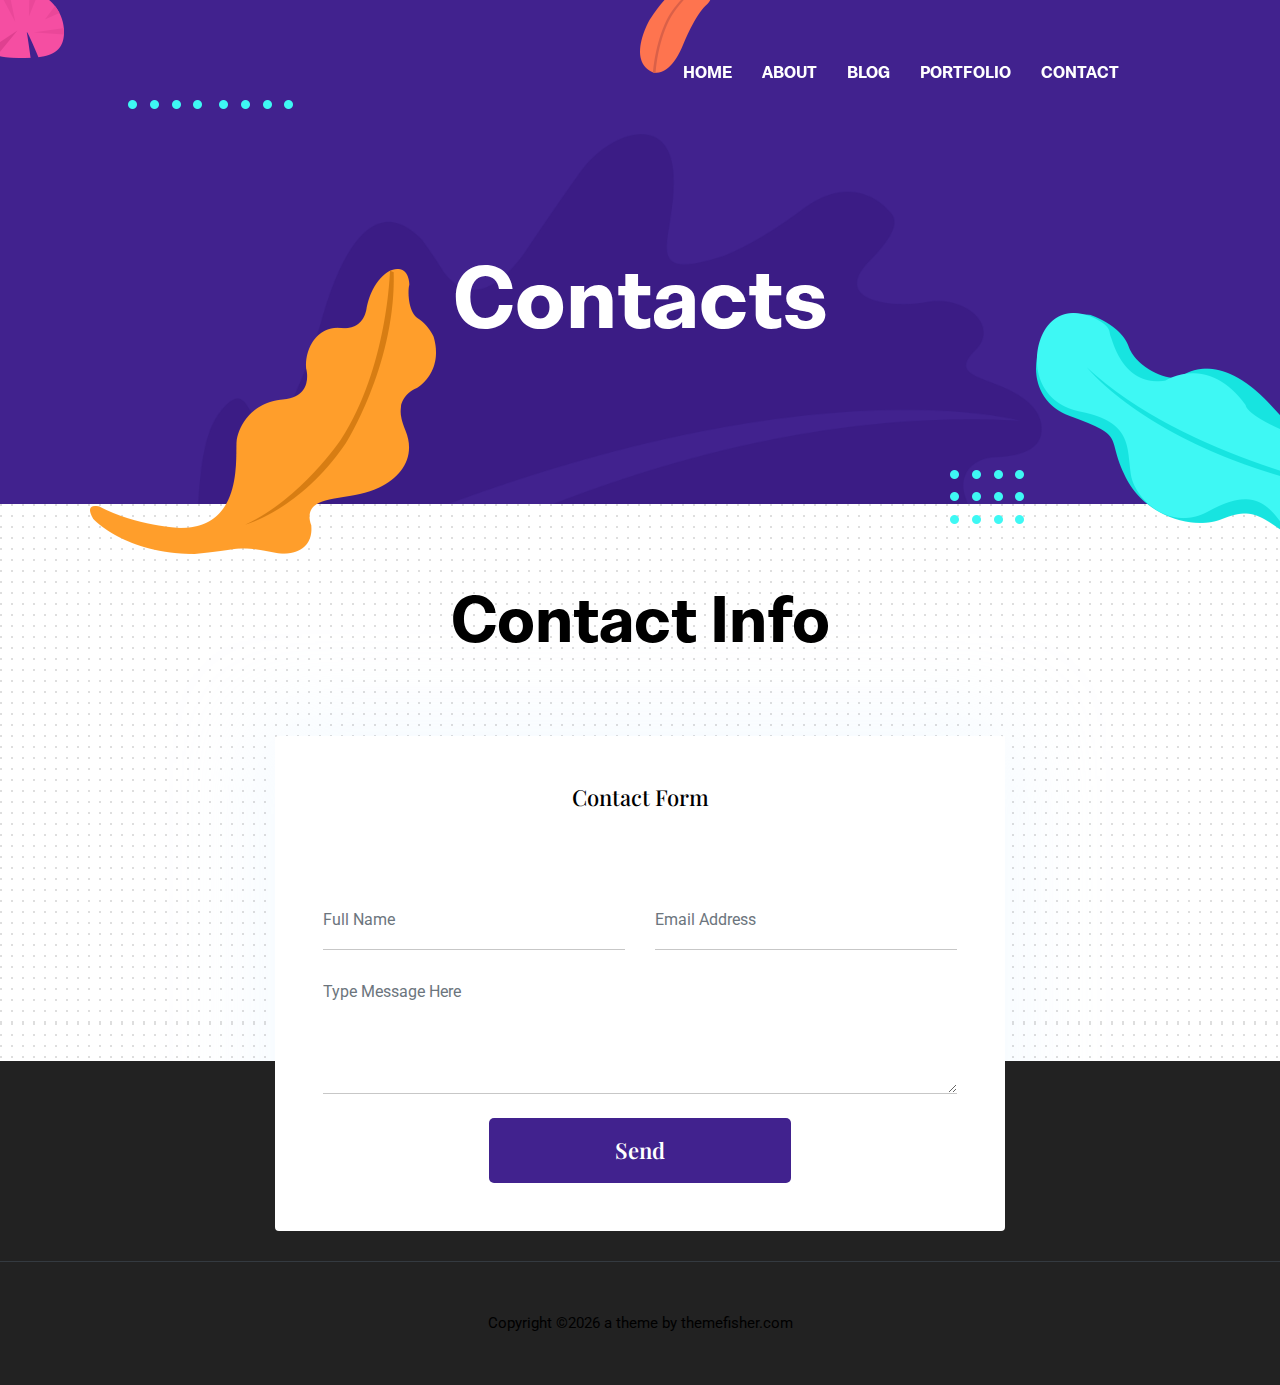
<file: Susan/contact.html>
<!DOCTYPE html>
<html lang="zxx">

<head>
  <meta charset="utf-8">
  <title>Susan Love</title>

  <!-- mobile responsive meta -->
  <meta name="viewport" content="width=device-width, initial-scale=1">
  <meta name="viewport" content="width=device-width, initial-scale=1, maximum-scale=1">
  
  <!-- ** Plugins Needed for the Project ** -->
  <!-- Bootstrap -->
  <link rel="stylesheet" href="plugins/bootstrap/bootstrap.min.css">
  <!-- slick slider -->
  <link rel="stylesheet" href="plugins/slick/slick.css">
  <!-- themefy-icon -->
  <link rel="stylesheet" href="plugins/themify-icons/themify-icons.css">

  <!-- Main Stylesheet -->
  <link href="css/style.css" rel="stylesheet">
  
  <!--Favicon-->
  <link rel="shortcut icon" href="images/favicon.ico" type="image/x-icon">
  <link rel="icon" href="images/favicon.ico" type="image/x-icon">

</head>

<body>
  

<header class="navigation fixed-top">
  <nav class="navbar navbar-expand-lg navbar-dark">
    <a class="navbar-brand font-tertiary h3" ></a> <!-- href="index.html"><img src="images/logo.png" alt="Myself" -->
    <button class="navbar-toggler" type="button" data-toggle="collapse" data-target="#navigation"
      aria-controls="navigation" aria-expanded="false" aria-label="Toggle navigation">
      <span class="navbar-toggler-icon"></span>
    </button>

    <div class="collapse navbar-collapse text-center" id="navigation">
      <ul class="navbar-nav ml-auto">
        <li class="nav-item active">
          <a class="nav-link" href="index.html">Home</a>
        </li>
        <li class="nav-item">
          <a class="nav-link" href="about.html">about</a>
        </li>
        <li class="nav-item">
          <a class="nav-link" href="blog.html">Blog</a>
        </li>
        <li class="nav-item">
          <a class="nav-link" href="portfolio.html">Portfolio</a>
        </li>
        <li class="nav-item">
          <a class="nav-link" href="contact.html">Contact</a>
        </li>
      </ul>
    </div>
  </nav>
</header>

<!-- page title -->
<section class="page-title bg-primary position-relative">
  <div class="container">
    <div class="row">
      <div class="col-12 text-center">
        <h1 class="text-white font-tertiary">Contacts</h1>
      </div>
    </div>
  </div>
  <!-- background shapes -->
  <img src="images/illustrations/page-title.png" alt="illustrations" class="bg-shape-1 w-100">
  <img src="images/illustrations/leaf-pink-round.png" alt="illustrations" class="bg-shape-2">
  <img src="images/illustrations/dots-cyan.png" alt="illustrations" class="bg-shape-3">
  <img src="images/illustrations/leaf-orange.png" alt="illustrations" class="bg-shape-4">
  <img src="images/illustrations/leaf-yellow.png" alt="illustrations" class="bg-shape-5">
  <img src="images/illustrations/dots-group-cyan.png" alt="illustrations" class="bg-shape-6">
  <img src="images/illustrations/leaf-cyan-lg.png" alt="illustrations" class="bg-shape-7">
</section>
<!-- /page title -->

<!-- contact -->
<section class="section section-on-footer" data-background="images/backgrounds/bg-dots.png">
  <div class="container">
    <div class="row">
      <div class="col-12 text-center">
        <h2 class="section-title">Contact Info</h2>
      </div>
      <div class="col-lg-8 mx-auto">
        <div class="bg-white rounded text-center p-5 shadow-down">
          <h4 class="mb-80">Contact Form</h4>
          <form action="#" class="row">
            <div class="col-md-6">
              <input type="text" id="name" name="name" placeholder="Full Name" class="form-control px-0 mb-4">
            </div>
            <div class="col-md-6">
              <input type="email" id="email" name="email" placeholder="Email Address" class="form-control px-0 mb-4">
            </div>
            <div class="col-12">
              <textarea name="message" id="message" class="form-control px-0 mb-4"
                placeholder="Type Message Here"></textarea>
            </div>
            <div class="col-lg-6 col-10 mx-auto">
              <button class="btn btn-primary w-100">send</button>
            </div>
          </form>
        </div>
      </div>
    </div>
  </div>
</section>
<!-- /contact -->

<!-- footer -->
<footer class="bg-dark footer-section">
  <!-- [Footer info - Email, Phone, & Address]
  <div class="section">
    <div class="container">
      <div class="row">
        <div class="col-md-4">
          <h5 class="text-light">Email</h5>
          <p class="text-white paragraph-lg font-secondary">steve.fruits@email.com</p>
        </div>
        <div class="col-md-4">
          <h5 class="text-light">Phone</h5>
          <p class="text-white paragraph-lg font-secondary">+880 2544 658 256</p>
        </div>
        <div class="col-md-4">
          <h5 class="text-light">Address</h5>
          <p class="text-white paragraph-lg font-secondary">125/A, CA Commercial Area, California, USA</p>
        </div>
      </div>
    </div>
  </div> -->
  <div class="border-top text-center border-dark py-5">
    <p class="mb-0 text-dark">Copyright ©<script>
        var CurrentYear = new Date().getFullYear()
        document.write(CurrentYear)
      </script> a theme by <a class="text-dark" href="https://themefisher.com" >themefisher.com</a></p>
  </div>
</footer>
<!-- /footer -->

<!-- jQuery -->
<script src="plugins/jQuery/jquery.min.js"></script>
<!-- Bootstrap JS -->
<script src="plugins/bootstrap/bootstrap.min.js"></script>
<!-- slick slider -->
<script src="plugins/slick/slick.min.js"></script>
<!-- filter -->
<script src="plugins/shuffle/shuffle.min.js"></script>

<!-- Main Script -->
<script src="js/script.js"></script>

</body>
</html>
</file>
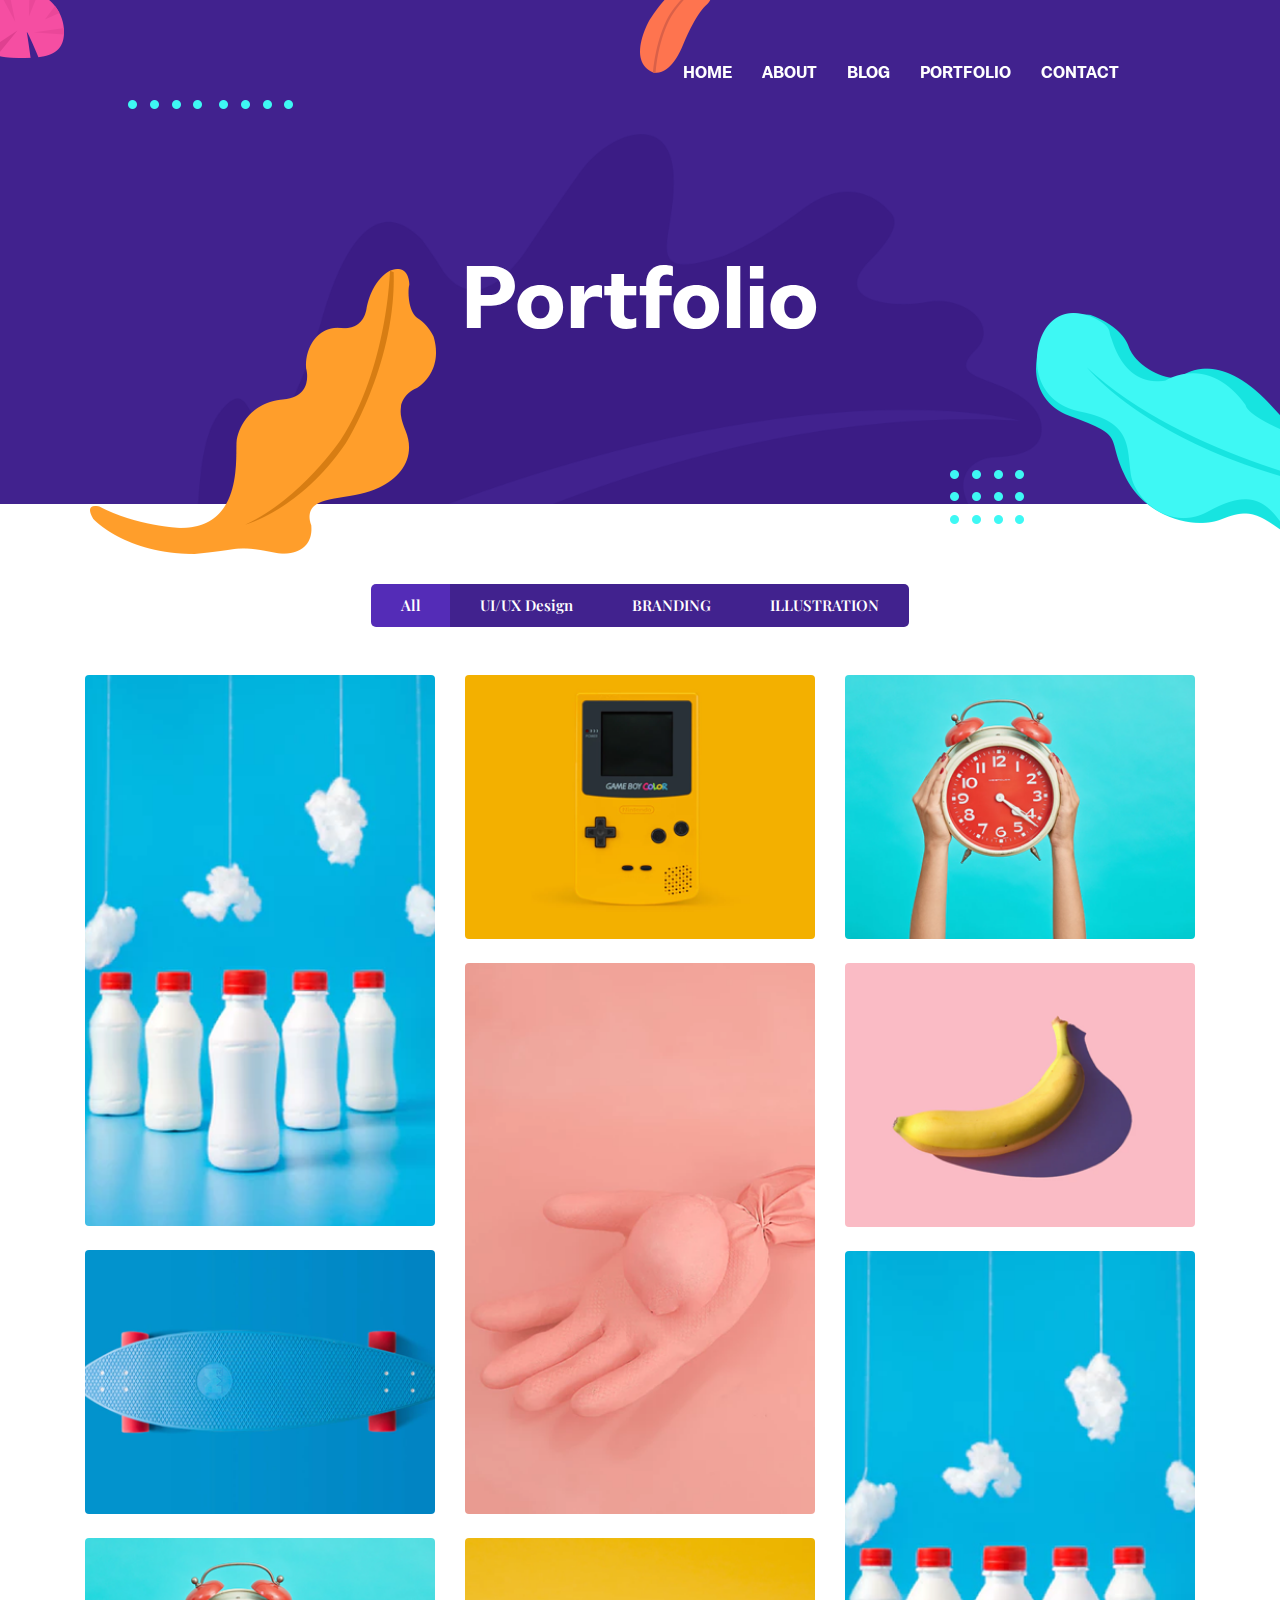
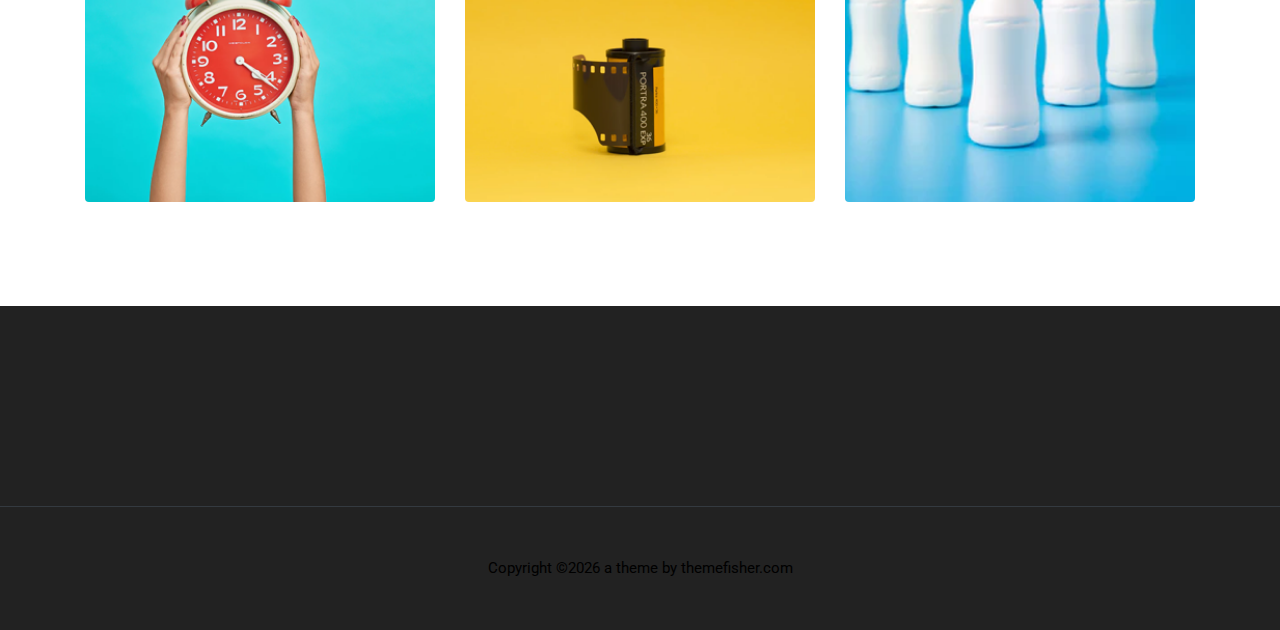
<file: Susan/portfolio.html>
<!DOCTYPE html>
<html lang="zxx">

<head>
  <meta charset="utf-8">
  <title>Susan Love</title>

  <!-- mobile responsive meta -->
  <meta name="viewport" content="width=device-width, initial-scale=1">
  <meta name="viewport" content="width=device-width, initial-scale=1, maximum-scale=1">
  
  <!-- ** Plugins Needed for the Project ** -->
  <!-- Bootstrap -->
  <link rel="stylesheet" href="plugins/bootstrap/bootstrap.min.css">
  <!-- slick slider -->
  <link rel="stylesheet" href="plugins/slick/slick.css">
  <!-- themefy-icon -->
  <link rel="stylesheet" href="plugins/themify-icons/themify-icons.css">

  <!-- Main Stylesheet -->
  <link href="css/style.css" rel="stylesheet">
  
  <!--Favicon-->
  <link rel="shortcut icon" href="images/favicon.ico" type="image/x-icon">
  <link rel="icon" href="images/favicon.ico" type="image/x-icon">

</head>

<body>
  

<header class="navigation fixed-top">
  <nav class="navbar navbar-expand-lg navbar-dark">
    <a class="navbar-brand font-tertiary h3" ></a> <!-- href="index.html"><img src="images/logo.png" alt="Myself" -->
    <button class="navbar-toggler" type="button" data-toggle="collapse" data-target="#navigation"
      aria-controls="navigation" aria-expanded="false" aria-label="Toggle navigation">
      <span class="navbar-toggler-icon"></span>
    </button>

    <div class="collapse navbar-collapse text-center" id="navigation">
      <ul class="navbar-nav ml-auto">
        <li class="nav-item active">
          <a class="nav-link" href="index.html">Home</a>
        </li>
        <li class="nav-item">
          <a class="nav-link" href="about.html">about</a>
        </li>
        <li class="nav-item">
          <a class="nav-link" href="blog.html">Blog</a>
        </li>
        <li class="nav-item">
          <a class="nav-link" href="portfolio.html">Portfolio</a>
        </li>
        <li class="nav-item">
          <a class="nav-link" href="contact.html">Contact</a>
        </li>
      </ul>
    </div>
  </nav>
</header>

<!-- page title -->
<section class="page-title bg-primary position-relative">
  <div class="container">
    <div class="row">
      <div class="col-12 text-center">
        <h1 class="text-white font-tertiary">Portfolio</h1>
      </div>
    </div>
  </div>
  <!-- background shapes -->
  <img src="images/illustrations/page-title.png" alt="illustrations" class="bg-shape-1 w-100">
  <img src="images/illustrations/leaf-pink-round.png" alt="illustrations" class="bg-shape-2">
  <img src="images/illustrations/dots-cyan.png" alt="illustrations" class="bg-shape-3">
  <img src="images/illustrations/leaf-orange.png" alt="illustrations" class="bg-shape-4">
  <img src="images/illustrations/leaf-yellow.png" alt="illustrations" class="bg-shape-5">
  <img src="images/illustrations/dots-group-cyan.png" alt="illustrations" class="bg-shape-6">
  <img src="images/illustrations/leaf-cyan-lg.png" alt="illustrations" class="bg-shape-7">
</section>
<!-- /page title -->

<!-- portfolio -->
<section class="section">
  <div class="container">
    <div class="row mb-5">
      <div class="col-12">
        <div class="btn-group btn-group-toggle justify-content-center d-flex" data-toggle="buttons">
          <label class="btn btn-sm btn-primary active">
            <input type="radio" name="shuffle-filter" value="all" checked="checked" />All
          </label>
          <label class="btn btn-sm btn-primary">
            <input type="radio" name="shuffle-filter" value="design" />UI/UX Design
          </label>
          <label class="btn btn-sm btn-primary">
            <input type="radio" name="shuffle-filter" value="branding" />BRANDING
          </label>
          <label class="btn btn-sm btn-primary">
            <input type="radio" name="shuffle-filter" value="illustration" />ILLUSTRATION
          </label>
        </div>
      </div>
    </div>
    <div class="row shuffle-wrapper">
      <div class="col-lg-4 col-6 mb-4 shuffle-item" data-groups="[&quot;design&quot;,&quot;illustration&quot;]">
        <div class="position-relative rounded hover-wrapper">
          <img src="images/portfolio/item-1.png" alt="portfolio-image" class="img-fluid rounded w-100 d-block">
          <div class="hover-overlay">
            <div class="hover-content">
              <a class="btn btn-light btn-sm" href="project-single.html">view project</a>
            </div>
          </div>
        </div>
      </div>
      <div class="col-lg-4 col-6 mb-4 shuffle-item" data-groups="[&quot;branding&quot;]">
        <div class="position-relative rounded hover-wrapper">
          <img src="images/portfolio/item-2.png" alt="portfolio-image" class="img-fluid rounded w-100 d-block">
          <div class="hover-overlay">
            <div class="hover-content">
              <a class="btn btn-light btn-sm" href="project-single.html">view project</a>
            </div>
          </div>
        </div>
      </div>
      <div class="col-lg-4 col-6 mb-4 shuffle-item" data-groups="[&quot;illustration&quot;]">
        <div class="position-relative rounded hover-wrapper">
          <img src="images/portfolio/item-3.png" alt="portfolio-image" class="img-fluid rounded w-100 d-block">
          <div class="hover-overlay">
            <div class="hover-content">
              <a class="btn btn-light btn-sm" href="project-single.html">view project</a>
            </div>
          </div>
        </div>
      </div>
      <div class="col-lg-4 col-6 mb-4 shuffle-item" data-groups="[&quot;design&quot;,&quot;branding&quot;]">
        <div class="position-relative rounded hover-wrapper">
          <img src="images/portfolio/item-6.png" alt="portfolio-image" class="img-fluid rounded w-100 d-block">
          <div class="hover-overlay">
            <div class="hover-content">
              <a class="btn btn-light btn-sm" href="project-single.html">view project</a>
            </div>
          </div>
        </div>
      </div>
      <div class="col-lg-4 col-6 mb-4 shuffle-item" data-groups="[&quot;illustration&quot;]">
        <div class="position-relative rounded hover-wrapper">
          <img src="images/portfolio/item-8.png" alt="portfolio-image" class="img-fluid rounded w-100 d-block">
          <div class="hover-overlay">
            <div class="hover-content">
              <a class="btn btn-light btn-sm" href="project-single.html">view project</a>
            </div>
          </div>
        </div>
      </div>
      <div class="col-lg-4 col-6 mb-4 shuffle-item" data-groups="[&quot;design&quot;]">
        <div class="position-relative rounded hover-wrapper">
          <img src="images/portfolio/item-5.png" alt="portfolio-image" class="img-fluid rounded w-100 d-block">
          <div class="hover-overlay">
            <div class="hover-content">
              <a class="btn btn-light btn-sm" href="project-single.html">view project</a>
            </div>
          </div>
        </div>
      </div>
      <div class="col-lg-4 col-6 mb-4 shuffle-item" data-groups="[&quot;branding&quot;]">
        <div class="position-relative rounded hover-wrapper">
          <img src="images/portfolio/item-1.png" alt="portfolio-image" class="img-fluid rounded w-100 d-block">
          <div class="hover-overlay">
            <div class="hover-content">
              <a class="btn btn-light btn-sm" href="project-single.html">view project</a>
            </div>
          </div>
        </div>
      </div>
      <div class="col-lg-4 col-6 mb-4 shuffle-item" data-groups="[&quot;design&quot;,&quot;illustration&quot;,&quot;branding&quot;]">
        <div class="position-relative rounded hover-wrapper">
          <img src="images/portfolio/item-3.png" alt="portfolio-image" class="img-fluid rounded w-100 d-block">
          <div class="hover-overlay">
            <div class="hover-content">
              <a class="btn btn-light btn-sm" href="project-single.html">view project</a>
            </div>
          </div>
        </div>
      </div>
      <div class="col-lg-4 col-6 mb-4 shuffle-item illustration" data-groups="[&quot;illustration&quot;]">
        <div class="position-relative rounded hover-wrapper">
          <img src="images/portfolio/item-7.png" alt="portfolio-image" class="img-fluid rounded w-100 d-block">
          <div class="hover-overlay">
            <div class="hover-content">
              <a class="btn btn-light btn-sm" href="project-single.html">view project</a>
            </div>
          </div>
        </div>
      </div>
    </div>
  </div>
</section>
<!-- /portfolio -->

<!-- clients --
<section class="section bg-light">
  <div class="container">
    <div class="row">
      <div class="col-12 text-center">
        <h2 class="section-title">My Clients</h2>
      </div>
    </div>
    <div class="row">
      <div class="col-12">
        <div class="client-logo-slider d-flex align-items-center">
          <a href="#" class="text-center d-block outline-0 p-4"><img class="d-unset img-fluid"
              src="images/clients-logo/client-logo-1.png" alt="client-logo"></a>
          <a href="#" class="text-center d-block outline-0 p-4"><img class="d-unset img-fluid"
              src="images/clients-logo/client-logo-2.png" alt="client-logo"></a>
          <a href="#" class="text-center d-block outline-0 p-4"><img class="d-unset img-fluid"
              src="images/clients-logo/client-logo-3.png" alt="client-logo"></a>
          <a href="#" class="text-center d-block outline-0 p-4"><img class="d-unset img-fluid"
              src="images/clients-logo/client-logo-4.png" alt="client-logo"></a>
          <a href="#" class="text-center d-block outline-0 p-4"><img class="d-unset img-fluid"
              src="images/clients-logo/client-logo-5.png" alt="client-logo"></a>
          <a href="#" class="text-center d-block outline-0 p-4"><img class="d-unset img-fluid"
              src="images/clients-logo/client-logo-1.png" alt="client-logo"></a>
          <a href="#" class="text-center d-block outline-0 p-4"><img class="d-unset img-fluid"
              src="images/clients-logo/client-logo-2.png" alt="client-logo"></a>
          <a href="#" class="text-center d-block outline-0 p-4"><img class="d-unset img-fluid"
              src="images/clients-logo/client-logo-3.png" alt="client-logo"></a>
          <a href="#" class="text-center d-block outline-0 p-4"><img class="d-unset img-fluid"
              src="images/clients-logo/client-logo-4.png" alt="client-logo"></a>
          <a href="#" class="text-center d-block outline-0 p-4"><img class="d-unset img-fluid"
              src="images/clients-logo/client-logo-5.png" alt="client-logo"></a>
        </div>
      </div>
    </div>
  </div>
</section>
!-- /clients -->

<!-- contact --
<section class="section section-on-footer" data-background="images/backgrounds/bg-dots.png">
  <div class="container">
    <div class="row">
      <div class="col-12 text-center">
        <h2 class="section-title">Contact Info</h2>
      </div>
      <div class="col-lg-8 mx-auto">
        <div class="bg-white rounded text-center p-5 shadow-down">
          <h4 class="mb-80">Contact Form</h4>
          <form action="#" class="row">
            <div class="col-md-6">
              <input type="text" id="name" name="name" placeholder="Full Name" class="form-control px-0 mb-4">
            </div>
            <div class="col-md-6">
              <input type="email" id="email" name="email" placeholder="Email Address" class="form-control px-0 mb-4">
            </div>
            <div class="col-12">
              <textarea name="message" id="message" class="form-control px-0 mb-4"
                placeholder="Type Message Here"></textarea>
            </div>
            <div class="col-lg-6 col-10 mx-auto">
              <button class="btn btn-primary w-100">send</button>
            </div>
          </form>
        </div>
      </div>
    </div>
  </div>
</section>
!-- /contact -->

<!-- footer -->
<footer class="bg-dark footer-section">
  <!-- [Footer info - Email, Phone, & Address]
  <div class="section">
    <div class="container">
      <div class="row">
        <div class="col-md-4">
          <h5 class="text-light">Email</h5>
          <p class="text-white paragraph-lg font-secondary">steve.fruits@email.com</p>
        </div>
        <div class="col-md-4">
          <h5 class="text-light">Phone</h5>
          <p class="text-white paragraph-lg font-secondary">+880 2544 658 256</p>
        </div>
        <div class="col-md-4">
          <h5 class="text-light">Address</h5>
          <p class="text-white paragraph-lg font-secondary">125/A, CA Commercial Area, California, USA</p>
        </div>
      </div>
    </div>
  </div> -->
  <div class="border-top text-center border-dark py-5">
    <p class="mb-0 text-dark">Copyright ©<script>
        var CurrentYear = new Date().getFullYear()
        document.write(CurrentYear)
      </script> a theme by <a class="text-dark" href="https://themefisher.com" >themefisher.com</a></p>
  </div>
</footer>
<!-- /footer -->

<!-- jQuery -->
<script src="plugins/jQuery/jquery.min.js"></script>
<!-- Bootstrap JS -->
<script src="plugins/bootstrap/bootstrap.min.js"></script>
<!-- slick slider -->
<script src="plugins/slick/slick.min.js"></script>
<!-- filter -->
<script src="plugins/shuffle/shuffle.min.js"></script>

<!-- Main Script -->
<script src="js/script.js"></script>

</body>
</html>
</file>
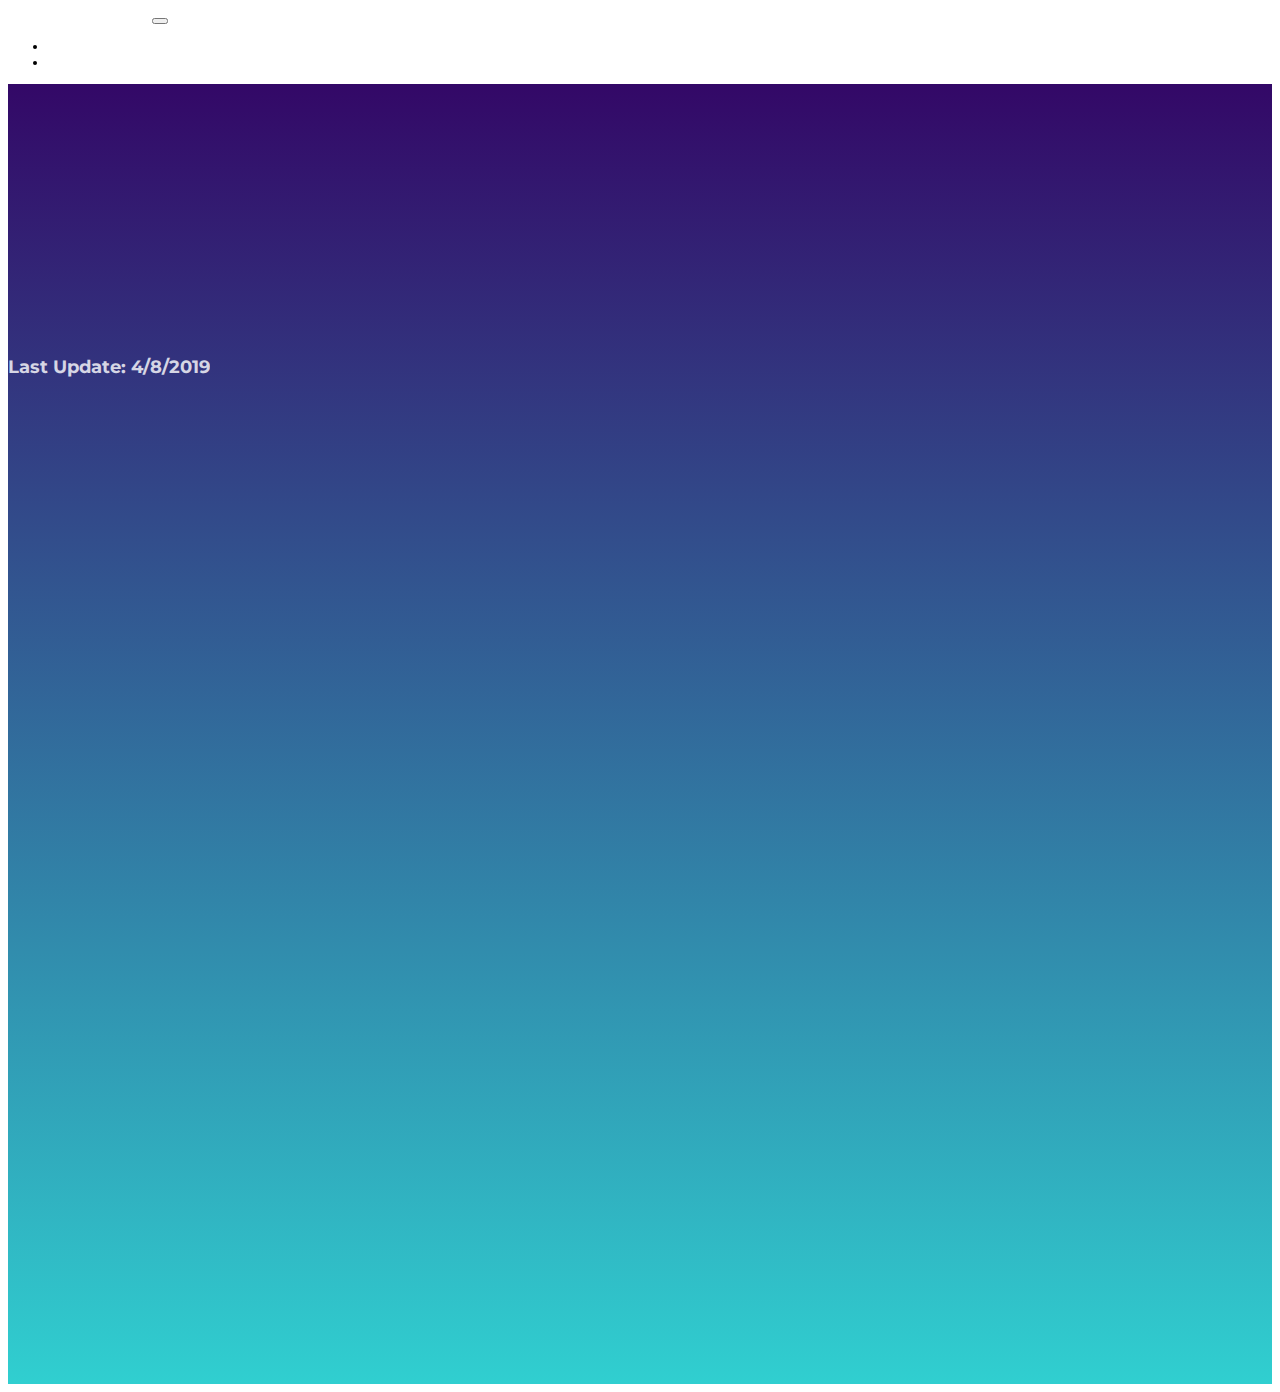
<file: NonProject/KrossDoc&Support/documentation.html>
<!DOCTYPE html>
<html lang="en">
<head>
	<meta charset="UTF-8">
	<title>Kross Documentation</title>
	<!-- Fonts -->
	<link href="https://fonts.googleapis.com/css?family=Montserrat:700|Raleway:300,400" rel="stylesheet">

	<!-- CSS -->
	<link rel="stylesheet" href="https://maxcdn.bootstrapcdn.com/bootstrap/4.0.0-beta/css/bootstrap.min.css" integrity="sha384-/Y6pD6FV/Vv2HJnA6t+vslU6fwYXjCFtcEpHbNJ0lyAFsXTsjBbfaDjzALeQsN6M" crossorigin="anonymous">
	<style type="text/css">
		body{
		  font-family: 'Raleway', sans-serif;
		  font-size: 14px;
		  -webkit-font-smoothing: antialiased;
		}

		h1, h2, h3, h4, h5{
			font-family: 'Montserrat', sans-serif;
		}
		a{
			color: #000;
		}
		a:hover {
		  text-decoration: none;
		  color: #509cfa;
		}

		.banner{
			height:100vh;
		  padding: 200px 0;
		  position: relative;
		}

		.overlay:before {
		  content: '';
		  background-image: linear-gradient(to top, #30cfd0 0%, #330867 100%);
		  position: absolute;
		  top: 0;
		  left: 0;
		  right: 0;
		  bottom: 0;
		}

		.banner h1{
		  color: #FFF;
		}

		.banner h3{
		  color: #FFF;
		  opacity: .8;
		  font-size:18px;
		}

		.banner p{
		  color: #FFF;
		  font-size: 24px;
		  padding: 40px 0;
		  font-weight: 300;
		  width: 70%;
		  margin: 0 auto;
		}

		.navbar-brand{
		  color: #FFF;
		}

		.menu li a {
		  padding:10px 20px!important;
		  color: #FFF;
		}

		.btn-main-rounded{
		  padding: 15px 40px;
		  background: #509cfa;
		  color: #fff;
		  -webkit-border-radius: 100px;
		  border-radius: 100px;
		  font-weight: bold;
		  letter-spacing: 1px;
		}

		.btn-main-rounded:hover{
		  box-shadow: 0 8px 25px 0 rgba(0, 0, 0, 0.11);
		  color: #FFF;
		  transform: translate3d(0,-2px,0);
		}

		.navbar-brand:hover {
			color:#fff;
		}	
	</style>
</head>
<body>
<!-- NavBar -->
<nav class="navbar main-nav fixed-top navbar-expand-lg">
  <div class="container">
      <a class="navbar-brand" href="#" >Kross Documentation</a>
      <button class="navbar-toggler" type="button" data-toggle="collapse" data-target="#navbarNav" aria-controls="navbarNav" aria-expanded="false" aria-label="Toggle navigation">
      <span class="navbar-toggler-icon"></span>
      </button>
      <div class="collapse navbar-collapse" id="navbarNav">
      <ul class="navbar-nav ml-auto menu">
      	<li class="nav-item">
          <a class="nav-link" target="_blank" href="http://demo.themefisher.com/kross/">Demo</a>
        </li>
        <li class="nav-item">
          <a class="nav-link" target="_blank" href="https://themefisher.com/submit-ticket/">Support</a>
        </li>
      </ul>
      </div>
  </div>
</nav>

<!-- Banner -->
<section class="banner bg-1 overlay">
	<div class="container">
		<div class="row">
			<div class="col-12 text-center">
				<h1>Kross Documentation</h1>
				<h3>Last Update: 4/8/2019</h3>
				<p>We are constantly doing updates for you. Please check the online documentation.</p>
				<a href="https://docs.themefisher.com/kross/" class="btn btn-main-rounded">View Online Documentation</a>
			</div>
		</div>
	</div>
</section>

</body>
</html>
</file>
<file: style.css>
#header-box{
  background-color: #CC444B;
  width: 100%;
  height:20%;
  margin: 0px auto;
  text-align: center;
  color: white;
   box-shadow: 0px 4px 6px rgba(0, 0, 0, .2);
 
}

img{
  width: 10%;
  height:10%;
}

body{
  margin: 0px;
  margin-bottom: 30px;
  padding: 0px;
  border: 0px;
  outline: 0px;

  background-color: #f7e8e3;
}

#resume-table{
  width: 50%;
  background-color: #EBC6C1;
  align-content: center;
  margin: 0 auto;
  border:1px solid #;
  box-shadow: 4px 4px 10px rgba(0, 0, 0, .2), -4px -4px 10px rgba(0, 0, 0, .2);
  
}


#rt{
  background-color: #CC444B;
  color: whitesmoke;
  width: 180px;
  text-emphasis: 5px;
  text-align: right;
  vertical-align: text-top;
  padding-right: 20px;
  font-size: 25px;
  
}

table{
  border-collapse: collapse;
}

li{
  list-style: circle;
}

#slant{
  font-style: italic;
  
}


li{
  list-style: circle;
}

#slant{
  font-style: italic;
  
}


li{
  list-style: circle;
}

#slant{
  font-style: italic;
  
}
</file>
<file: Susan/plugins/themify-icons/themify-icons.css>
@font-face{font-family:themify;src:url(fonts/themify.eot?-fvbane);src:url(fonts/themify.eot?#iefix-fvbane) format('embedded-opentype'),url(fonts/themify.woff?-fvbane) format('woff'),url(fonts/themify.ttf?-fvbane) format('truetype'),url(fonts/themify.svg?-fvbane#themify) format('svg');font-weight:400;font-style:normal}[class*=" ti-"],[class^=ti-]{font-family:themify;speak:none;font-style:normal;font-weight:400;font-variant:normal;text-transform:none;line-height:1;-webkit-font-smoothing:antialiased;-moz-osx-font-smoothing:grayscale}.ti-wand:before{content:"\e600"}.ti-volume:before{content:"\e601"}.ti-user:before{content:"\e602"}.ti-unlock:before{content:"\e603"}.ti-unlink:before{content:"\e604"}.ti-trash:before{content:"\e605"}.ti-thought:before{content:"\e606"}.ti-target:before{content:"\e607"}.ti-tag:before{content:"\e608"}.ti-tablet:before{content:"\e609"}.ti-star:before{content:"\e60a"}.ti-spray:before{content:"\e60b"}.ti-signal:before{content:"\e60c"}.ti-shopping-cart:before{content:"\e60d"}.ti-shopping-cart-full:before{content:"\e60e"}.ti-settings:before{content:"\e60f"}.ti-search:before{content:"\e610"}.ti-zoom-in:before{content:"\e611"}.ti-zoom-out:before{content:"\e612"}.ti-cut:before{content:"\e613"}.ti-ruler:before{content:"\e614"}.ti-ruler-pencil:before{content:"\e615"}.ti-ruler-alt:before{content:"\e616"}.ti-bookmark:before{content:"\e617"}.ti-bookmark-alt:before{content:"\e618"}.ti-reload:before{content:"\e619"}.ti-plus:before{content:"\e61a"}.ti-pin:before{content:"\e61b"}.ti-pencil:before{content:"\e61c"}.ti-pencil-alt:before{content:"\e61d"}.ti-paint-roller:before{content:"\e61e"}.ti-paint-bucket:before{content:"\e61f"}.ti-na:before{content:"\e620"}.ti-mobile:before{content:"\e621"}.ti-minus:before{content:"\e622"}.ti-medall:before{content:"\e623"}.ti-medall-alt:before{content:"\e624"}.ti-marker:before{content:"\e625"}.ti-marker-alt:before{content:"\e626"}.ti-arrow-up:before{content:"\e627"}.ti-arrow-right:before{content:"\e628"}.ti-arrow-left:before{content:"\e629"}.ti-arrow-down:before{content:"\e62a"}.ti-lock:before{content:"\e62b"}.ti-location-arrow:before{content:"\e62c"}.ti-link:before{content:"\e62d"}.ti-layout:before{content:"\e62e"}.ti-layers:before{content:"\e62f"}.ti-layers-alt:before{content:"\e630"}.ti-key:before{content:"\e631"}.ti-import:before{content:"\e632"}.ti-image:before{content:"\e633"}.ti-heart:before{content:"\e634"}.ti-heart-broken:before{content:"\e635"}.ti-hand-stop:before{content:"\e636"}.ti-hand-open:before{content:"\e637"}.ti-hand-drag:before{content:"\e638"}.ti-folder:before{content:"\e639"}.ti-flag:before{content:"\e63a"}.ti-flag-alt:before{content:"\e63b"}.ti-flag-alt-2:before{content:"\e63c"}.ti-eye:before{content:"\e63d"}.ti-export:before{content:"\e63e"}.ti-exchange-vertical:before{content:"\e63f"}.ti-desktop:before{content:"\e640"}.ti-cup:before{content:"\e641"}.ti-crown:before{content:"\e642"}.ti-comments:before{content:"\e643"}.ti-comment:before{content:"\e644"}.ti-comment-alt:before{content:"\e645"}.ti-close:before{content:"\e646"}.ti-clip:before{content:"\e647"}.ti-angle-up:before{content:"\e648"}.ti-angle-right:before{content:"\e649"}.ti-angle-left:before{content:"\e64a"}.ti-angle-down:before{content:"\e64b"}.ti-check:before{content:"\e64c"}.ti-check-box:before{content:"\e64d"}.ti-camera:before{content:"\e64e"}.ti-announcement:before{content:"\e64f"}.ti-brush:before{content:"\e650"}.ti-briefcase:before{content:"\e651"}.ti-bolt:before{content:"\e652"}.ti-bolt-alt:before{content:"\e653"}.ti-blackboard:before{content:"\e654"}.ti-bag:before{content:"\e655"}.ti-move:before{content:"\e656"}.ti-arrows-vertical:before{content:"\e657"}.ti-arrows-horizontal:before{content:"\e658"}.ti-fullscreen:before{content:"\e659"}.ti-arrow-top-right:before{content:"\e65a"}.ti-arrow-top-left:before{content:"\e65b"}.ti-arrow-circle-up:before{content:"\e65c"}.ti-arrow-circle-right:before{content:"\e65d"}.ti-arrow-circle-left:before{content:"\e65e"}.ti-arrow-circle-down:before{content:"\e65f"}.ti-angle-double-up:before{content:"\e660"}.ti-angle-double-right:before{content:"\e661"}.ti-angle-double-left:before{content:"\e662"}.ti-angle-double-down:before{content:"\e663"}.ti-zip:before{content:"\e664"}.ti-world:before{content:"\e665"}.ti-wheelchair:before{content:"\e666"}.ti-view-list:before{content:"\e667"}.ti-view-list-alt:before{content:"\e668"}.ti-view-grid:before{content:"\e669"}.ti-uppercase:before{content:"\e66a"}.ti-upload:before{content:"\e66b"}.ti-underline:before{content:"\e66c"}.ti-truck:before{content:"\e66d"}.ti-timer:before{content:"\e66e"}.ti-ticket:before{content:"\e66f"}.ti-thumb-up:before{content:"\e670"}.ti-thumb-down:before{content:"\e671"}.ti-text:before{content:"\e672"}.ti-stats-up:before{content:"\e673"}.ti-stats-down:before{content:"\e674"}.ti-split-v:before{content:"\e675"}.ti-split-h:before{content:"\e676"}.ti-smallcap:before{content:"\e677"}.ti-shine:before{content:"\e678"}.ti-shift-right:before{content:"\e679"}.ti-shift-left:before{content:"\e67a"}.ti-shield:before{content:"\e67b"}.ti-notepad:before{content:"\e67c"}.ti-server:before{content:"\e67d"}.ti-quote-right:before{content:"\e67e"}.ti-quote-left:before{content:"\e67f"}.ti-pulse:before{content:"\e680"}.ti-printer:before{content:"\e681"}.ti-power-off:before{content:"\e682"}.ti-plug:before{content:"\e683"}.ti-pie-chart:before{content:"\e684"}.ti-paragraph:before{content:"\e685"}.ti-panel:before{content:"\e686"}.ti-package:before{content:"\e687"}.ti-music:before{content:"\e688"}.ti-music-alt:before{content:"\e689"}.ti-mouse:before{content:"\e68a"}.ti-mouse-alt:before{content:"\e68b"}.ti-money:before{content:"\e68c"}.ti-microphone:before{content:"\e68d"}.ti-menu:before{content:"\e68e"}.ti-menu-alt:before{content:"\e68f"}.ti-map:before{content:"\e690"}.ti-map-alt:before{content:"\e691"}.ti-loop:before{content:"\e692"}.ti-location-pin:before{content:"\e693"}.ti-list:before{content:"\e694"}.ti-light-bulb:before{content:"\e695"}.ti-Italic:before{content:"\e696"}.ti-info:before{content:"\e697"}.ti-infinite:before{content:"\e698"}.ti-id-badge:before{content:"\e699"}.ti-hummer:before{content:"\e69a"}.ti-home:before{content:"\e69b"}.ti-help:before{content:"\e69c"}.ti-headphone:before{content:"\e69d"}.ti-harddrives:before{content:"\e69e"}.ti-harddrive:before{content:"\e69f"}.ti-gift:before{content:"\e6a0"}.ti-game:before{content:"\e6a1"}.ti-filter:before{content:"\e6a2"}.ti-files:before{content:"\e6a3"}.ti-file:before{content:"\e6a4"}.ti-eraser:before{content:"\e6a5"}.ti-envelope:before{content:"\e6a6"}.ti-download:before{content:"\e6a7"}.ti-direction:before{content:"\e6a8"}.ti-direction-alt:before{content:"\e6a9"}.ti-dashboard:before{content:"\e6aa"}.ti-control-stop:before{content:"\e6ab"}.ti-control-shuffle:before{content:"\e6ac"}.ti-control-play:before{content:"\e6ad"}.ti-control-pause:before{content:"\e6ae"}.ti-control-forward:before{content:"\e6af"}.ti-control-backward:before{content:"\e6b0"}.ti-cloud:before{content:"\e6b1"}.ti-cloud-up:before{content:"\e6b2"}.ti-cloud-down:before{content:"\e6b3"}.ti-clipboard:before{content:"\e6b4"}.ti-car:before{content:"\e6b5"}.ti-calendar:before{content:"\e6b6"}.ti-book:before{content:"\e6b7"}.ti-bell:before{content:"\e6b8"}.ti-basketball:before{content:"\e6b9"}.ti-bar-chart:before{content:"\e6ba"}.ti-bar-chart-alt:before{content:"\e6bb"}.ti-back-right:before{content:"\e6bc"}.ti-back-left:before{content:"\e6bd"}.ti-arrows-corner:before{content:"\e6be"}.ti-archive:before{content:"\e6bf"}.ti-anchor:before{content:"\e6c0"}.ti-align-right:before{content:"\e6c1"}.ti-align-left:before{content:"\e6c2"}.ti-align-justify:before{content:"\e6c3"}.ti-align-center:before{content:"\e6c4"}.ti-alert:before{content:"\e6c5"}.ti-alarm-clock:before{content:"\e6c6"}.ti-agenda:before{content:"\e6c7"}.ti-write:before{content:"\e6c8"}.ti-window:before{content:"\e6c9"}.ti-widgetized:before{content:"\e6ca"}.ti-widget:before{content:"\e6cb"}.ti-widget-alt:before{content:"\e6cc"}.ti-wallet:before{content:"\e6cd"}.ti-video-clapper:before{content:"\e6ce"}.ti-video-camera:before{content:"\e6cf"}.ti-vector:before{content:"\e6d0"}.ti-themify-logo:before{content:"\e6d1"}.ti-themify-favicon:before{content:"\e6d2"}.ti-themify-favicon-alt:before{content:"\e6d3"}.ti-support:before{content:"\e6d4"}.ti-stamp:before{content:"\e6d5"}.ti-split-v-alt:before{content:"\e6d6"}.ti-slice:before{content:"\e6d7"}.ti-shortcode:before{content:"\e6d8"}.ti-shift-right-alt:before{content:"\e6d9"}.ti-shift-left-alt:before{content:"\e6da"}.ti-ruler-alt-2:before{content:"\e6db"}.ti-receipt:before{content:"\e6dc"}.ti-pin2:before{content:"\e6dd"}.ti-pin-alt:before{content:"\e6de"}.ti-pencil-alt2:before{content:"\e6df"}.ti-palette:before{content:"\e6e0"}.ti-more:before{content:"\e6e1"}.ti-more-alt:before{content:"\e6e2"}.ti-microphone-alt:before{content:"\e6e3"}.ti-magnet:before{content:"\e6e4"}.ti-line-double:before{content:"\e6e5"}.ti-line-dotted:before{content:"\e6e6"}.ti-line-dashed:before{content:"\e6e7"}.ti-layout-width-full:before{content:"\e6e8"}.ti-layout-width-default:before{content:"\e6e9"}.ti-layout-width-default-alt:before{content:"\e6ea"}.ti-layout-tab:before{content:"\e6eb"}.ti-layout-tab-window:before{content:"\e6ec"}.ti-layout-tab-v:before{content:"\e6ed"}.ti-layout-tab-min:before{content:"\e6ee"}.ti-layout-slider:before{content:"\e6ef"}.ti-layout-slider-alt:before{content:"\e6f0"}.ti-layout-sidebar-right:before{content:"\e6f1"}.ti-layout-sidebar-none:before{content:"\e6f2"}.ti-layout-sidebar-left:before{content:"\e6f3"}.ti-layout-placeholder:before{content:"\e6f4"}.ti-layout-menu:before{content:"\e6f5"}.ti-layout-menu-v:before{content:"\e6f6"}.ti-layout-menu-separated:before{content:"\e6f7"}.ti-layout-menu-full:before{content:"\e6f8"}.ti-layout-media-right-alt:before{content:"\e6f9"}.ti-layout-media-right:before{content:"\e6fa"}.ti-layout-media-overlay:before{content:"\e6fb"}.ti-layout-media-overlay-alt:before{content:"\e6fc"}.ti-layout-media-overlay-alt-2:before{content:"\e6fd"}.ti-layout-media-left-alt:before{content:"\e6fe"}.ti-layout-media-left:before{content:"\e6ff"}.ti-layout-media-center-alt:before{content:"\e700"}.ti-layout-media-center:before{content:"\e701"}.ti-layout-list-thumb:before{content:"\e702"}.ti-layout-list-thumb-alt:before{content:"\e703"}.ti-layout-list-post:before{content:"\e704"}.ti-layout-list-large-image:before{content:"\e705"}.ti-layout-line-solid:before{content:"\e706"}.ti-layout-grid4:before{content:"\e707"}.ti-layout-grid3:before{content:"\e708"}.ti-layout-grid2:before{content:"\e709"}.ti-layout-grid2-thumb:before{content:"\e70a"}.ti-layout-cta-right:before{content:"\e70b"}.ti-layout-cta-left:before{content:"\e70c"}.ti-layout-cta-center:before{content:"\e70d"}.ti-layout-cta-btn-right:before{content:"\e70e"}.ti-layout-cta-btn-left:before{content:"\e70f"}.ti-layout-column4:before{content:"\e710"}.ti-layout-column3:before{content:"\e711"}.ti-layout-column2:before{content:"\e712"}.ti-layout-accordion-separated:before{content:"\e713"}.ti-layout-accordion-merged:before{content:"\e714"}.ti-layout-accordion-list:before{content:"\e715"}.ti-ink-pen:before{content:"\e716"}.ti-info-alt:before{content:"\e717"}.ti-help-alt:before{content:"\e718"}.ti-headphone-alt:before{content:"\e719"}.ti-hand-point-up:before{content:"\e71a"}.ti-hand-point-right:before{content:"\e71b"}.ti-hand-point-left:before{content:"\e71c"}.ti-hand-point-down:before{content:"\e71d"}.ti-gallery:before{content:"\e71e"}.ti-face-smile:before{content:"\e71f"}.ti-face-sad:before{content:"\e720"}.ti-credit-card:before{content:"\e721"}.ti-control-skip-forward:before{content:"\e722"}.ti-control-skip-backward:before{content:"\e723"}.ti-control-record:before{content:"\e724"}.ti-control-eject:before{content:"\e725"}.ti-comments-smiley:before{content:"\e726"}.ti-brush-alt:before{content:"\e727"}.ti-youtube:before{content:"\e728"}.ti-vimeo:before{content:"\e729"}.ti-twitter:before{content:"\e72a"}.ti-time:before{content:"\e72b"}.ti-tumblr:before{content:"\e72c"}.ti-skype:before{content:"\e72d"}.ti-share:before{content:"\e72e"}.ti-share-alt:before{content:"\e72f"}.ti-rocket:before{content:"\e730"}.ti-pinterest:before{content:"\e731"}.ti-new-window:before{content:"\e732"}.ti-microsoft:before{content:"\e733"}.ti-list-ol:before{content:"\e734"}.ti-linkedin:before{content:"\e735"}.ti-layout-sidebar-2:before{content:"\e736"}.ti-layout-grid4-alt:before{content:"\e737"}.ti-layout-grid3-alt:before{content:"\e738"}.ti-layout-grid2-alt:before{content:"\e739"}.ti-layout-column4-alt:before{content:"\e73a"}.ti-layout-column3-alt:before{content:"\e73b"}.ti-layout-column2-alt:before{content:"\e73c"}.ti-instagram:before{content:"\e73d"}.ti-google:before{content:"\e73e"}.ti-github:before{content:"\e73f"}.ti-flickr:before{content:"\e740"}.ti-facebook:before{content:"\e741"}.ti-dropbox:before{content:"\e742"}.ti-dribbble:before{content:"\e743"}.ti-apple:before{content:"\e744"}.ti-android:before{content:"\e745"}.ti-save:before{content:"\e746"}.ti-save-alt:before{content:"\e747"}.ti-yahoo:before{content:"\e748"}.ti-wordpress:before{content:"\e749"}.ti-vimeo-alt:before{content:"\e74a"}.ti-twitter-alt:before{content:"\e74b"}.ti-tumblr-alt:before{content:"\e74c"}.ti-trello:before{content:"\e74d"}.ti-stack-overflow:before{content:"\e74e"}.ti-soundcloud:before{content:"\e74f"}.ti-sharethis:before{content:"\e750"}.ti-sharethis-alt:before{content:"\e751"}.ti-reddit:before{content:"\e752"}.ti-pinterest-alt:before{content:"\e753"}.ti-microsoft-alt:before{content:"\e754"}.ti-linux:before{content:"\e755"}.ti-jsfiddle:before{content:"\e756"}.ti-joomla:before{content:"\e757"}.ti-html5:before{content:"\e758"}.ti-flickr-alt:before{content:"\e759"}.ti-email:before{content:"\e75a"}.ti-drupal:before{content:"\e75b"}.ti-dropbox-alt:before{content:"\e75c"}.ti-css3:before{content:"\e75d"}.ti-rss:before{content:"\e75e"}.ti-rss-alt:before{content:"\e75f"}
</file>
<file: Susan/css/style.css>
/*!------------------------------------------------------------------
[MAIN STYLESHEET]

PROJECT:	Project Name
VERSION:	Versoin Number
-------------------------------------------------------------------*/
/*------------------------------------------------------------------
[TABLE OF CONTENTS]
-------------------------------------------------------------------*/
/*  typography */
@import url("https://fonts.googleapis.com/css?family=Playfair+Display:400,700|Roboto:300,400,500,700");
@font-face {
  font-family: 'BwNistaInt-xBd';
  src: url("../plugins/fonts/BwNistaInt-xBd.woff") format("woff");
  font-style: normal;
  font-display: swap;
}

body {
  line-height: 1.2;
  font-family: "Roboto", sans-serif;
  -webkit-font-smoothing: antialiased;
  font-size: 15px;
  color: #4c4c4c;
}

p, .paragraph {
  font-weight: 400;
  color: #4c4c4c;
  font-size: 15px;
  line-height: 1.8;
  font-family: "Roboto", sans-serif;
}

p-lg, .paragraph-lg {
  font-size: 22px;
}

h1, h2, h3, h4, h5, h6 {
  color: #000;
  font-family: "Playfair Display", serif;
  line-height: 1.2;
}

h1, .h1 {
  font-size: 80px;
}

@media (max-width: 991px) {
  h1, .h1 {
    font-size: 65px;
  }
}

h2, .h2 {
  font-size: 60px;
}

@media (max-width: 991px) {
  h2, .h2 {
    font-size: 50px;
  }
}

h3, .h3 {
  font-size: 40px;
}

h4, .h4 {
  font-size: 22px;
}

h5, .h5 {
  font-size: 18px;
}

h6, .h6 {
  font-size: 14px;
}

/* Button style */
.btn {
  font-size: 22px;
  font-family: "Playfair Display", serif;
  text-transform: capitalize;
  padding: 16px 44px;
  border-radius: 5px;
  font-weight: 600;
  border: 0;
  position: relative;
  z-index: 1;
  transition: .2s ease;
}

.btn:focus {
  outline: 0;
  box-shadow: none !important;
}

.btn:active {
  box-shadow: none;
}

.btn-sm {
  font-size: 15px;
  padding: 10px 30px;
}

.btn-xs {
  padding: 5px 10px;
  font-size: 15px;
}

.btn-primary {
  background: #41228e;
  color: #fff;
}

.btn-primary:active {
  background: #542cb7 !important;
}

.btn-primary:hover {
  background: #542cb7;
}

.btn-primary.focus, .btn-primary.active {
  background: #542cb7 !important;
  box-shadow: none !important;
}

.btn-transparent {
  background: transparent;
  color: #41228e;
  font-weight: bold;
}

.btn-transparent:active, .btn-transparent:hover {
  color: #41228e;
}

body {
  background-color: #fff;
  overflow-x: hidden;
}

::-moz-selection {
  background: #542cb7;
  color: #fff;
}

::selection {
  background: #542cb7;
  color: #fff;
}

/* preloader */
.preloader {
  position: fixed;
  top: 0;
  left: 0;
  right: 0;
  bottom: 0;
  background-color: #fff;
  z-index: 999;
  display: flex;
  align-items: center;
  justify-content: center;
}

ol,
ul {
  list-style-type: none;
  margin: 0px;
}

img {
  vertical-align: middle;
  border: 0;
}

a,
a:hover,
a:focus {
  text-decoration: none;
}

a,
button,
select {
  cursor: pointer;
  transition: .2s ease;
}

a:focus,
button:focus,
select:focus {
  outline: 0;
}

a.text-dark:hover {
  color: #41228e !important;
}

a:hover {
  color: #41228e;
}

.slick-slide {
  outline: 0;
}

.section {
  padding-top: 80px;
  padding-bottom: 80px;
}

.section-title {
  margin-bottom: 80px;
  font-family: "BwNistaInt-xBd";
}

.bg-cover {
  background-size: cover;
  background-position: center center;
  background-repeat: no-repeat;
}

/* overlay */
.overlay {
  position: relative;
}

.overlay::before {
  position: absolute;
  content: '';
  height: 100%;
  width: 100%;
  top: 0;
  left: 0;
  background: #000;
  opacity: .5;
}

.outline-0 {
  outline: 0 !important;
}

.d-unset {
  display: unset !important;
}

.bg-primary {
  background: #41228e !important;
}

.bg-gray {
  background: #eaeaea !important;
}

.text-primary {
  color: #41228e !important;
}

.text-color {
  color: #4c4c4c;
}

.text-dark {
  color: #000 !important;
}

.text-light {
  color: #999999 !important;
}

.mb-10 {
  margin-bottom: 10px !important;
}

.mb-20 {
  margin-bottom: 20px !important;
}

.mb-30 {
  margin-bottom: 30px !important;
}

.mb-40 {
  margin-bottom: 40px !important;
}

.mb-50 {
  margin-bottom: 50px !important;
}

.mb-60 {
  margin-bottom: 60px !important;
}

.mb-70 {
  margin-bottom: 70px !important;
}

.mb-80 {
  margin-bottom: 80px !important;
}

.mb-90 {
  margin-bottom: 90px !important;
}

.mb-100 {
  margin-bottom: 100px !important;
}

.zindex-1 {
  z-index: 1;
}

.rounded-lg {
  border-radius: 15px;
}

.overflow-hidden {
  overflow: hidden;
}

.font-secondary {
  font-family: "Playfair Display", serif !important;
}

.font-tertiary {
  font-family: "BwNistaInt-xBd" !important;
}

.shadow {
  box-shadow: 0px 18px 39.1px 6.9px rgba(224, 241, 255, 0.34) !important;
}

.bg-dark {
  background-color: #222222 !important;
}

/* icon */
.icon {
  font-size: 45px;
}

.icon-bg {
  height: 100px;
  width: 100px;
  line-height: 100px;
  text-align: center;
}

.icon-light {
  color: #c8d5ef;
}

/* /icon */
/* slick slider */
.slick-dots {
  text-align: center;
  padding-left: 0;
}

.slick-dots li {
  display: inline-block;
  margin: 2px;
}

.slick-dots li.slick-active button {
  background: #fff;
  width: 25px;
}

.slick-dots li button {
  height: 6px;
  width: 12px;
  background: rgba(255, 255, 255, 0.5);
  color: transparent;
  border-radius: 10px;
  overflow: hidden;
  transition: .2s ease;
  border: 0;
}

/* /slick slider */
/* form */
.form-control {
  border: 0;
  border-radius: 0;
  border-bottom: 1px solid #c7c7c7;
  height: 60px;
}

.form-control:focus {
  border-color: #41228e;
  outline: 0;
  box-shadow: none !important;
}

textarea.form-control {
  height: 120px;
}

/* /form */
/* card */
.card {
  border: 0;
}

.card-header {
  border: 0;
}

.card-footer {
  border: 0;
}

/* /card */
.navigation {
  padding: 40px 130px;
  transition: .3s ease;
}

.navigation.nav-bg {
  background-color: #41228e;
  padding: 15px 100px;
}

@media (max-width: 991px) {
  .navigation.nav-bg {
    padding: 15px 20px;
  }
}

@media (max-width: 991px) {
  .navigation {
    padding: 20px;
    background: #41228e;
  }
}

.navbar .nav-item .nav-link {
  font-family: "BwNistaInt-xBd";
  text-transform: uppercase;
  padding: 15px;
}

.navbar .nav-item.active {
  font-weight: bold;
}

.navbar-dark .navbar-nav .nav-link {
  color: #fff;
}

.hero-area {
  padding: 300px 0 200px;
  position: relative;
}

@media (max-width: 767px) {
  .hero-area {
    padding: 250px 0 150px;
    overflow: hidden;
  }
}

.hero-area h1 {
  position: relative;
  z-index: 2;
}

.layer {
  position: absolute;
  z-index: 1;
}

#l1 {
  bottom: 0;
  left: 0;
}

#l2 {
  top: 190px;
  left: -250px;
}

#l3 {
  top: 200px;
  left: 40%;
}

#l4 {
  top: 200px;
  right: 40%;
}

#l5 {
  top: 100px;
  right: -150px;
}

#l6 {
  bottom: -20px;
  left: 10%;
}

#l7 {
  bottom: 100px;
  left: 20%;
}

#l8 {
  bottom: 160px;
  right: 45%;
}

#l9 {
  bottom: 100px;
  right: -10px;
}

.layer-bg {
  position: absolute;
  bottom: 0;
  left: 0;
}

/* skills */
.progress-wrapper {
  height: 130px;
  overflow: hidden;
}

.wave {
  position: absolute;
  width: 100%;
  height: 100%;
}

.wave::before, .wave::after {
  content: "";
  position: absolute;
  width: 800px;
  height: 800px;
  bottom: 0;
  left: 50%;
  background-color: rgba(255, 255, 255, 0.4);
  border-radius: 45%;
  -webkit-transform: translateX(-50%) rotate(0);
          transform: translateX(-50%) rotate(0);
  -webkit-animation: rotate 6s linear infinite;
          animation: rotate 6s linear infinite;
  z-index: 10;
}

.wave::after {
  border-radius: 47%;
  background-color: rgba(255, 255, 255, 0.9);
  -webkit-transform: translateX(-50%) rotate(0);
          transform: translateX(-50%) rotate(0);
  -webkit-animation: rotate 10s linear -5s infinite;
          animation: rotate 10s linear -5s infinite;
  z-index: 20;
}

@-webkit-keyframes rotate {
  50% {
    -webkit-transform: translateX(-50%) rotate(180deg);
            transform: translateX(-50%) rotate(180deg);
  }
  100% {
    -webkit-transform: translateX(-50%) rotate(360deg);
            transform: translateX(-50%) rotate(360deg);
  }
}

@keyframes rotate {
  50% {
    -webkit-transform: translateX(-50%) rotate(180deg);
            transform: translateX(-50%) rotate(180deg);
  }
  100% {
    -webkit-transform: translateX(-50%) rotate(360deg);
            transform: translateX(-50%) rotate(360deg);
  }
}

/* /skills */
/* education */
.edu-bg-image {
  position: absolute;
  left: 0;
  top: -300px;
  z-index: -1;
}

/* /education */
/* service */
.hover-bg-primary {
  transition: .3s ease;
}

.hover-bg-primary:hover {
  background: #41228e;
}

.hover-bg-primary:hover * {
  color: #fff;
}

.active-bg-primary {
  transition: .3s ease;
  background: #41228e;
}

.active-bg-primary * {
  color: #fff;
}

.hover-shadow {
  transition: .2s ease;
}

.hover-shadow:hover {
  box-shadow: 0px 18px 40px 8px rgba(224, 241, 255, 0.54) !important;
}

/* /service */
/* portfolio */
.hover-wrapper {
  overflow: hidden;
}

.hover-wrapper img {
  transition: .3s ease;
  -webkit-transform: scale(1.1);
          transform: scale(1.1);
}

.hover-wrapper:hover img {
  -webkit-transform: scale(1);
          transform: scale(1);
}

.hover-wrapper:hover .hover-overlay {
  opacity: 1;
  visibility: visible;
}

.hover-overlay {
  position: absolute;
  height: 100%;
  width: 100%;
  border-radius: inherit;
  top: 0;
  left: 0;
  background: rgba(0, 0, 0, 0.3);
  opacity: 0;
  visibility: hidden;
  transition: .3s ease;
}

.hover-content {
  position: absolute;
  top: 50%;
  -webkit-transform: translateY(-50%);
          transform: translateY(-50%);
  left: 0;
  right: 0;
  text-align: center;
}

/* /portfolio */
/* testimonial */
.testimonial-content strong {
  color: #2bfdff;
  font-weight: normal;
}

.testimonial-bg-shapes .container {
  position: relative;
  z-index: 1;
}

.testimonial-bg-shapes .bg-map {
  position: absolute;
  left: 50%;
  top: 50%;
  -webkit-transform: translate(-50%, -50%);
          transform: translate(-50%, -50%);
}

.testimonial-bg-shapes .bg-shape-1 {
  position: absolute;
  left: 100px;
  top: -50px;
}

.testimonial-bg-shapes .bg-shape-2 {
  position: absolute;
  right: 150px;
  top: 50px;
}

.testimonial-bg-shapes .bg-shape-3 {
  position: absolute;
  right: 50px;
  top: 200px;
}

.testimonial-bg-shapes .bg-shape-4 {
  position: absolute;
  left: 100px;
  bottom: 200px;
}

.testimonial-bg-shapes .bg-shape-5 {
  position: absolute;
  right: 200px;
  bottom: -50px;
}

/* /testimonial */
/* contact */

/* style="background-color: #dbbcc4; box-shadow: 0 0 70px 40px #dbbcc4; */
.contact-gradient {
  /* background-color: linear-gradient(#ff8a00, #e52e71); */
  /* background: #eb01a5; */
  /* box-shadow: 0 0 40px 40px #dbbcc4; */
  border-style:dashed;
  border-color:#6445a1;
  /* box-shadow: 0 0 30px 40px #6445a1; */
  background-image: url("/images/backgrounds/bg-dots.png"), linear-gradient(#6445a1, #41228e);/*#41228e*/
}

/* /contact */
/* footer */
.footer-section {
  padding-top: 200px;
}

.section-on-footer {
  margin-bottom: -250px;
}

.shadow-down {
  position: relative;
}

.shadow-down::before {
  position: absolute;
  content: "";
  box-shadow: 0px 0px 80.75px 14.25px rgba(224, 241, 255, 0.34);
  height: 100%;
  width: 100%;
  left: 0;
  top: 0;
  z-index: -1;
}

/* /footer */
.card-lg {
  flex-direction: row-reverse;
  align-items: center;
}

@media (max-width: 991px) {
  .card-lg {
    flex-direction: column;
  }
}

blockquote {
  display: inline-block;
  padding: 10px 20px;
  background: #eaeaea;
  border-left: 2px solid #41228e;
  font-style: italic;
  font-size: 22px;
}

.content * {
  margin-bottom: 20px;
}

.content strong {
  font-family: "Playfair Display", serif;
  font-size: 22px;
  font-weight: normal;
  color: #000;
  display: inherit;
  line-height: 1.5;
}

.page-title-alt {
  padding: 350px 0 70px;
}

.border-thick {
  border: 10px solid;
}

.drag-lg-top {
  margin-top: -230px;
}

@media (max-width: 991px) {
  .drag-lg-top {
    margin-top: 0;
  }
}

.page-title-alt .container {
  position: relative;
  z-index: 1;
}

.page-title-alt .bg-shape-1 {
  position: absolute;
  left: 0;
  top: 0;
  height: 100%;
}

.page-title-alt .bg-shape-2 {
  position: absolute;
  left: 70px;
  top: 100px;
}

.page-title-alt .bg-shape-3 {
  position: absolute;
  left: 30%;
  top: 50px;
  -webkit-transform: rotate(180deg);
          transform: rotate(180deg);
}

.page-title-alt .bg-shape-4 {
  position: absolute;
  left: 100px;
  bottom: 100px;
}

.page-title-alt .bg-shape-5 {
  position: absolute;
  left: 40%;
  bottom: -25px;
}

.page-title-alt .bg-shape-6 {
  position: absolute;
  bottom: 100px;
  right: -100px;
}

.page-title {
  padding: 250px 0 150px;
}

.page-title .container {
  position: relative;
  z-index: 1;
}

.page-title .bg-shape-1 {
  position: absolute;
  left: 0;
  bottom: 0;
  width: 100%;
}

.page-title .bg-shape-2 {
  position: absolute;
  left: -20px;
  top: -10px;
}

.page-title .bg-shape-3 {
  position: absolute;
  left: 10%;
  top: 100px;
}

.page-title .bg-shape-4 {
  position: absolute;
  left: 50%;
  top: -20px;
}

.page-title .bg-shape-5 {
  position: absolute;
  left: 90px;
  bottom: -50px;
  -webkit-transform: rotate(180deg);
          transform: rotate(180deg);
}

.page-title .bg-shape-6 {
  position: absolute;
  right: 20%;
  bottom: -20px;
}

.page-title .bg-shape-7 {
  position: absolute;
  right: -220px;
  bottom: -100px;
}

.filter-controls li {
  cursor: pointer;
}

.filter-controls li.active {
  font-weight: bold;
}

/*# sourceMappingURL=maps/style.css.map */
</file>
